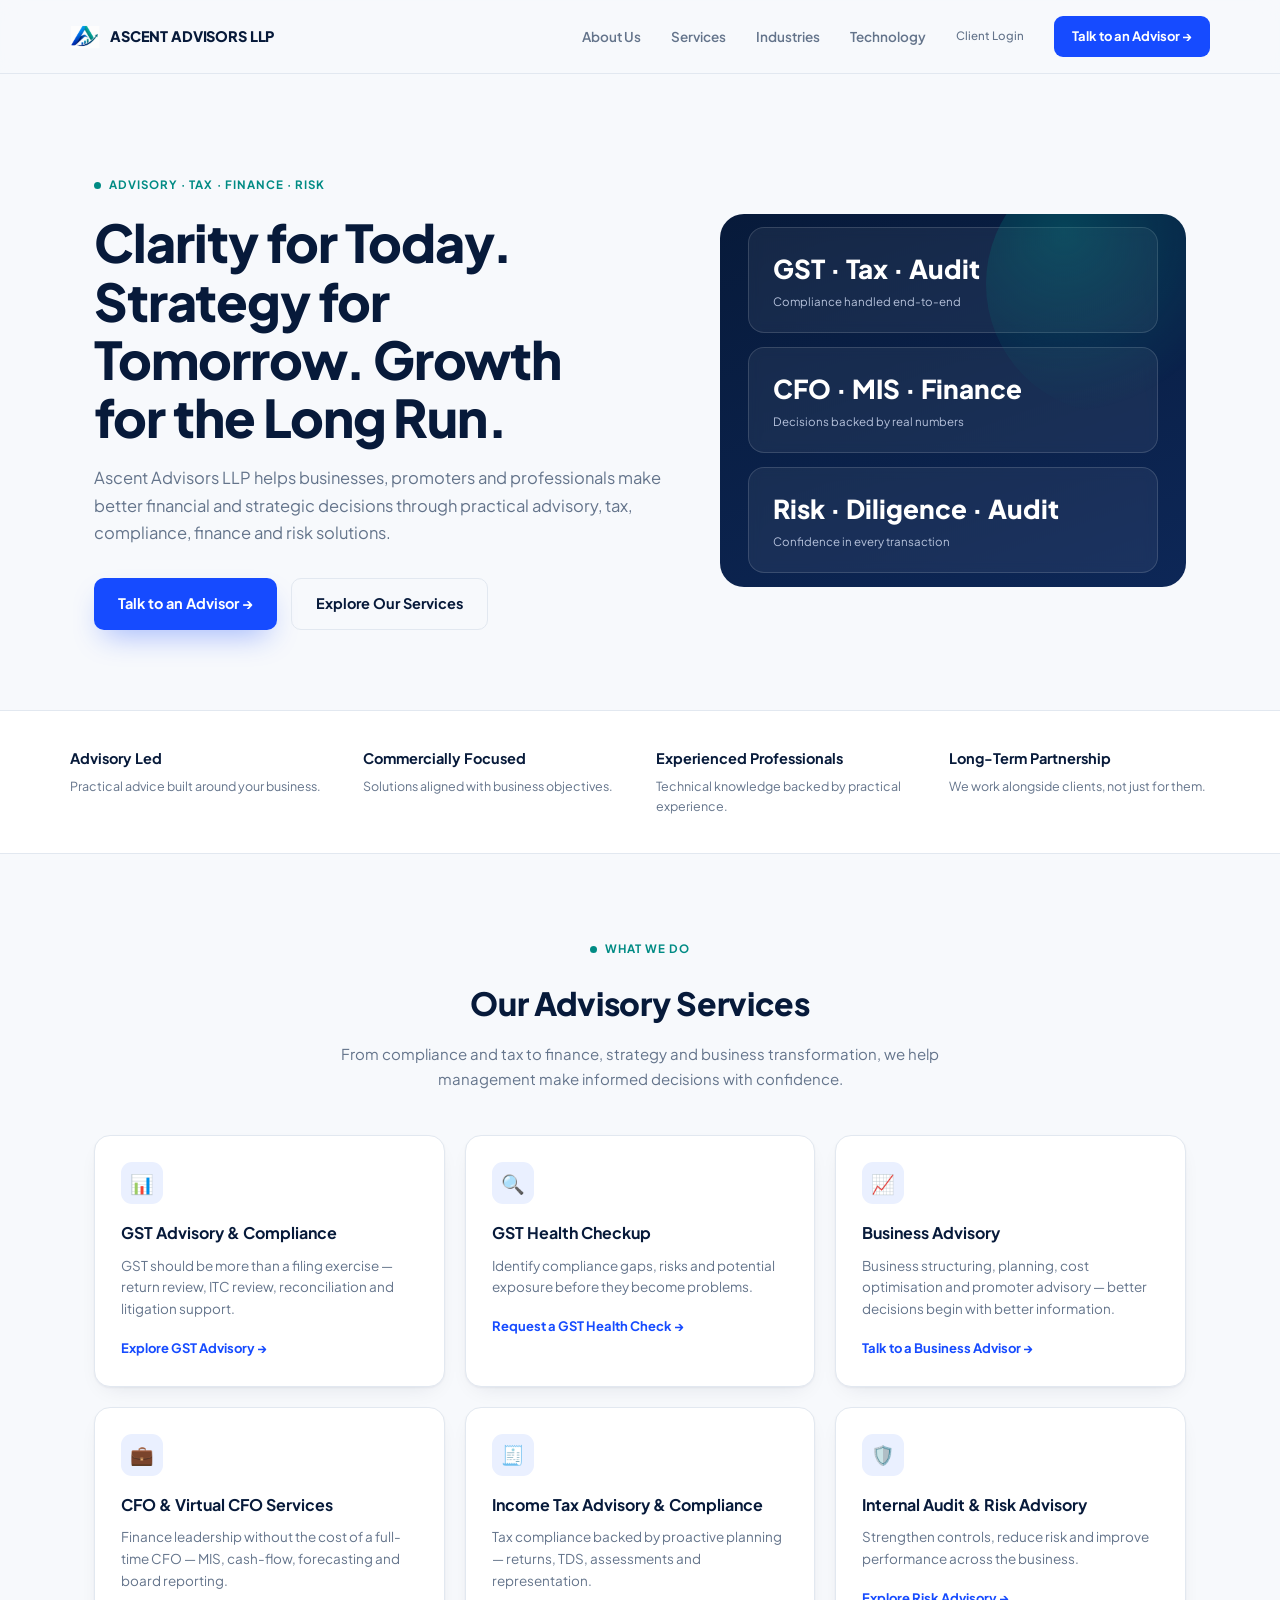
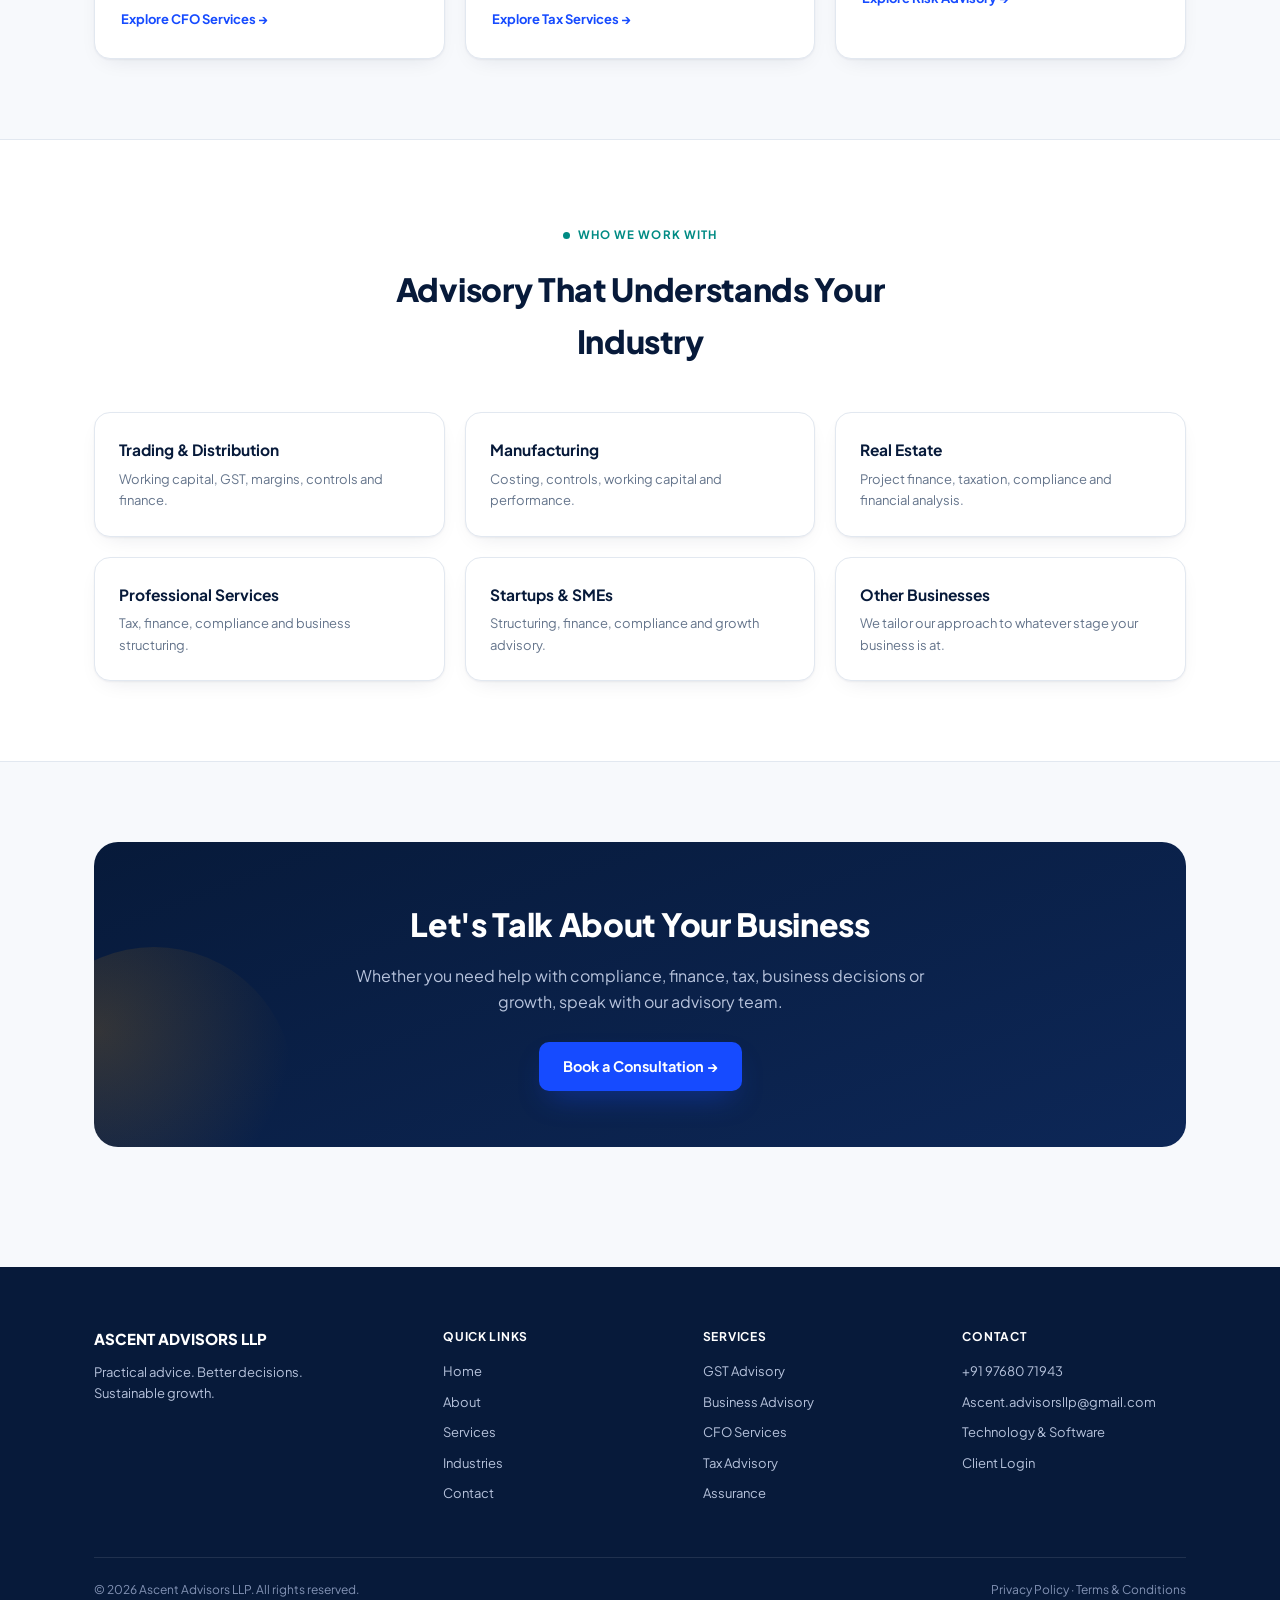
<file: index.html>
<!doctype html>
<html lang="en">
<head>
<meta charset="UTF-8" />
<meta name="viewport" content="width=device-width, initial-scale=1.0" />
<title>Ascent Advisors LLP — Advisory, Tax &amp; Business Consulting</title>
<meta name="description" content="Ascent Advisors LLP is an advisory-led professional services firm helping businesses make better decisions, manage risk, improve financial performance and achieve sustainable growth." />
<link rel="stylesheet" href="assets/styles.css" />
</head>
<body>

<header>
  <div class="wrap header-inner">
    <a class="brand" href="index.html">
      <img src="assets/logo-icon.png" alt="Ascent Advisors LLP" />
      <span class="brand-text">ASCENT ADVISORS LLP</span>
    </a>
    <nav class="main-nav">
      <a href="about.html">About Us</a>
      <a href="services.html">Services</a>
      <a href="industries.html">Industries</a>
      <a href="technology.html">Technology</a>
      <a href="client-login.html" class="client-link">Client Login</a>
      <a href="contact.html" class="nav-cta">Talk to an Advisor →</a>
    </nav>
  </div>
</header>

<section class="hero">
  <div class="wrap hero-grid">
    <div>
      <div class="eyebrow">Advisory · Tax · Finance · Risk</div>
      <h1>Clarity for Today. Strategy for Tomorrow. Growth for the Long Run.</h1>
      <p class="lead">Ascent Advisors LLP helps businesses, promoters and professionals make better financial and strategic decisions through practical advisory, tax, compliance, finance and risk solutions.</p>
      <div class="hero-actions">
        <a class="btn btn-primary" href="contact.html">Talk to an Advisor →</a>
        <a class="btn btn-outline" href="services.html">Explore Our Services</a>
      </div>
    </div>
    <div class="hero-visual">
      <div style="width:100%; padding:0 28px;">
        <div class="stat-card">
          <div class="stat-num">GST · Tax · Audit</div>
          <div class="stat-label">Compliance handled end-to-end</div>
        </div>
        <div class="stat-card">
          <div class="stat-num">CFO · MIS · Finance</div>
          <div class="stat-label">Decisions backed by real numbers</div>
        </div>
        <div class="stat-card">
          <div class="stat-num">Risk · Diligence · Audit</div>
          <div class="stat-label">Confidence in every transaction</div>
        </div>
      </div>
    </div>
  </div>
</section>

<div class="trust-strip">
  <div class="wrap trust-grid">
    <div class="trust-item">
      <h4>Advisory Led</h4>
      <p>Practical advice built around your business.</p>
    </div>
    <div class="trust-item">
      <h4>Commercially Focused</h4>
      <p>Solutions aligned with business objectives.</p>
    </div>
    <div class="trust-item">
      <h4>Experienced Professionals</h4>
      <p>Technical knowledge backed by practical experience.</p>
    </div>
    <div class="trust-item">
      <h4>Long-Term Partnership</h4>
      <p>We work alongside clients, not just for them.</p>
    </div>
  </div>
</div>

<section id="services">
  <div class="wrap">
    <div class="section-head">
      <div class="eyebrow" style="justify-content:center;">What we do</div>
      <h2>Our Advisory Services</h2>
      <p>From compliance and tax to finance, strategy and business transformation, we help management make informed decisions with confidence.</p>
    </div>
    <div class="card-grid">
      <div class="service-card">
        <div class="service-icon">📊</div>
        <h3>GST Advisory &amp; Compliance</h3>
        <p>GST should be more than a filing exercise — return review, ITC review, reconciliation and litigation support.</p>
        <a class="card-link" href="services.html#gst">Explore GST Advisory →</a>
      </div>
      <div class="service-card">
        <div class="service-icon">🔍</div>
        <h3>GST Health Checkup</h3>
        <p>Identify compliance gaps, risks and potential exposure before they become problems.</p>
        <a class="card-link" href="services.html#gst-health">Request a GST Health Check →</a>
      </div>
      <div class="service-card">
        <div class="service-icon">📈</div>
        <h3>Business Advisory</h3>
        <p>Business structuring, planning, cost optimisation and promoter advisory — better decisions begin with better information.</p>
        <a class="card-link" href="services.html#business">Talk to a Business Advisor →</a>
      </div>
      <div class="service-card">
        <div class="service-icon">💼</div>
        <h3>CFO &amp; Virtual CFO Services</h3>
        <p>Finance leadership without the cost of a full-time CFO — MIS, cash-flow, forecasting and board reporting.</p>
        <a class="card-link" href="services.html#cfo">Explore CFO Services →</a>
      </div>
      <div class="service-card">
        <div class="service-icon">🧾</div>
        <h3>Income Tax Advisory &amp; Compliance</h3>
        <p>Tax compliance backed by proactive planning — returns, TDS, assessments and representation.</p>
        <a class="card-link" href="services.html#income-tax">Explore Tax Services →</a>
      </div>
      <div class="service-card">
        <div class="service-icon">🛡️</div>
        <h3>Internal Audit &amp; Risk Advisory</h3>
        <p>Strengthen controls, reduce risk and improve performance across the business.</p>
        <a class="card-link" href="services.html#risk">Explore Risk Advisory →</a>
      </div>
    </div>
  </div>
</section>

<section style="background:var(--white); border-top:1px solid var(--border); border-bottom:1px solid var(--border);">
  <div class="wrap">
    <div class="section-head">
      <div class="eyebrow" style="justify-content:center;">Who we work with</div>
      <h2>Advisory That Understands Your Industry</h2>
    </div>
    <div class="card-grid">
      <div class="industry-card">
        <h3>Trading &amp; Distribution</h3>
        <p>Working capital, GST, margins, controls and finance.</p>
      </div>
      <div class="industry-card">
        <h3>Manufacturing</h3>
        <p>Costing, controls, working capital and performance.</p>
      </div>
      <div class="industry-card">
        <h3>Real Estate</h3>
        <p>Project finance, taxation, compliance and financial analysis.</p>
      </div>
      <div class="industry-card">
        <h3>Professional Services</h3>
        <p>Tax, finance, compliance and business structuring.</p>
      </div>
      <div class="industry-card">
        <h3>Startups &amp; SMEs</h3>
        <p>Structuring, finance, compliance and growth advisory.</p>
      </div>
      <div class="industry-card">
        <h3>Other Businesses</h3>
        <p>We tailor our approach to whatever stage your business is at.</p>
      </div>
    </div>
  </div>
</section>

<section>
  <div class="wrap">
    <div class="cta-band">
      <h2>Let's Talk About Your Business</h2>
      <p>Whether you need help with compliance, finance, tax, business decisions or growth, speak with our advisory team.</p>
      <a class="btn btn-primary" href="contact.html">Book a Consultation →</a>
    </div>
  </div>
</section>

<footer>
  <div class="wrap">
    <div class="footer-grid">
      <div>
        <div class="footer-brand">ASCENT ADVISORS LLP</div>
        <p class="footer-tagline">Practical advice. Better decisions.<br />Sustainable growth.</p>
      </div>
      <div class="footer-col">
        <h5>Quick Links</h5>
        <a href="index.html">Home</a>
        <a href="about.html">About</a>
        <a href="services.html">Services</a>
        <a href="industries.html">Industries</a>
        <a href="contact.html">Contact</a>
      </div>
      <div class="footer-col">
        <h5>Services</h5>
        <a href="services.html#gst">GST Advisory</a>
        <a href="services.html#business">Business Advisory</a>
        <a href="services.html#cfo">CFO Services</a>
        <a href="services.html#income-tax">Tax Advisory</a>
        <a href="services.html#assurance">Assurance</a>
      </div>
      <div class="footer-col">
        <h5>Contact</h5>
        <a href="tel:+919768071943">+91 97680 71943</a>
        <a href="mailto:Ascent.advisorsllp@gmail.com">Ascent.advisorsllp@gmail.com</a>
        <a href="technology.html">Technology &amp; Software</a>
        <a href="client-login.html">Client Login</a>
      </div>
    </div>
    <div class="footer-bottom">
      <span>© 2026 Ascent Advisors LLP. All rights reserved.</span>
      <span>Privacy Policy · Terms &amp; Conditions</span>
    </div>
  </div>
</footer>

</body>
</html>
</file>
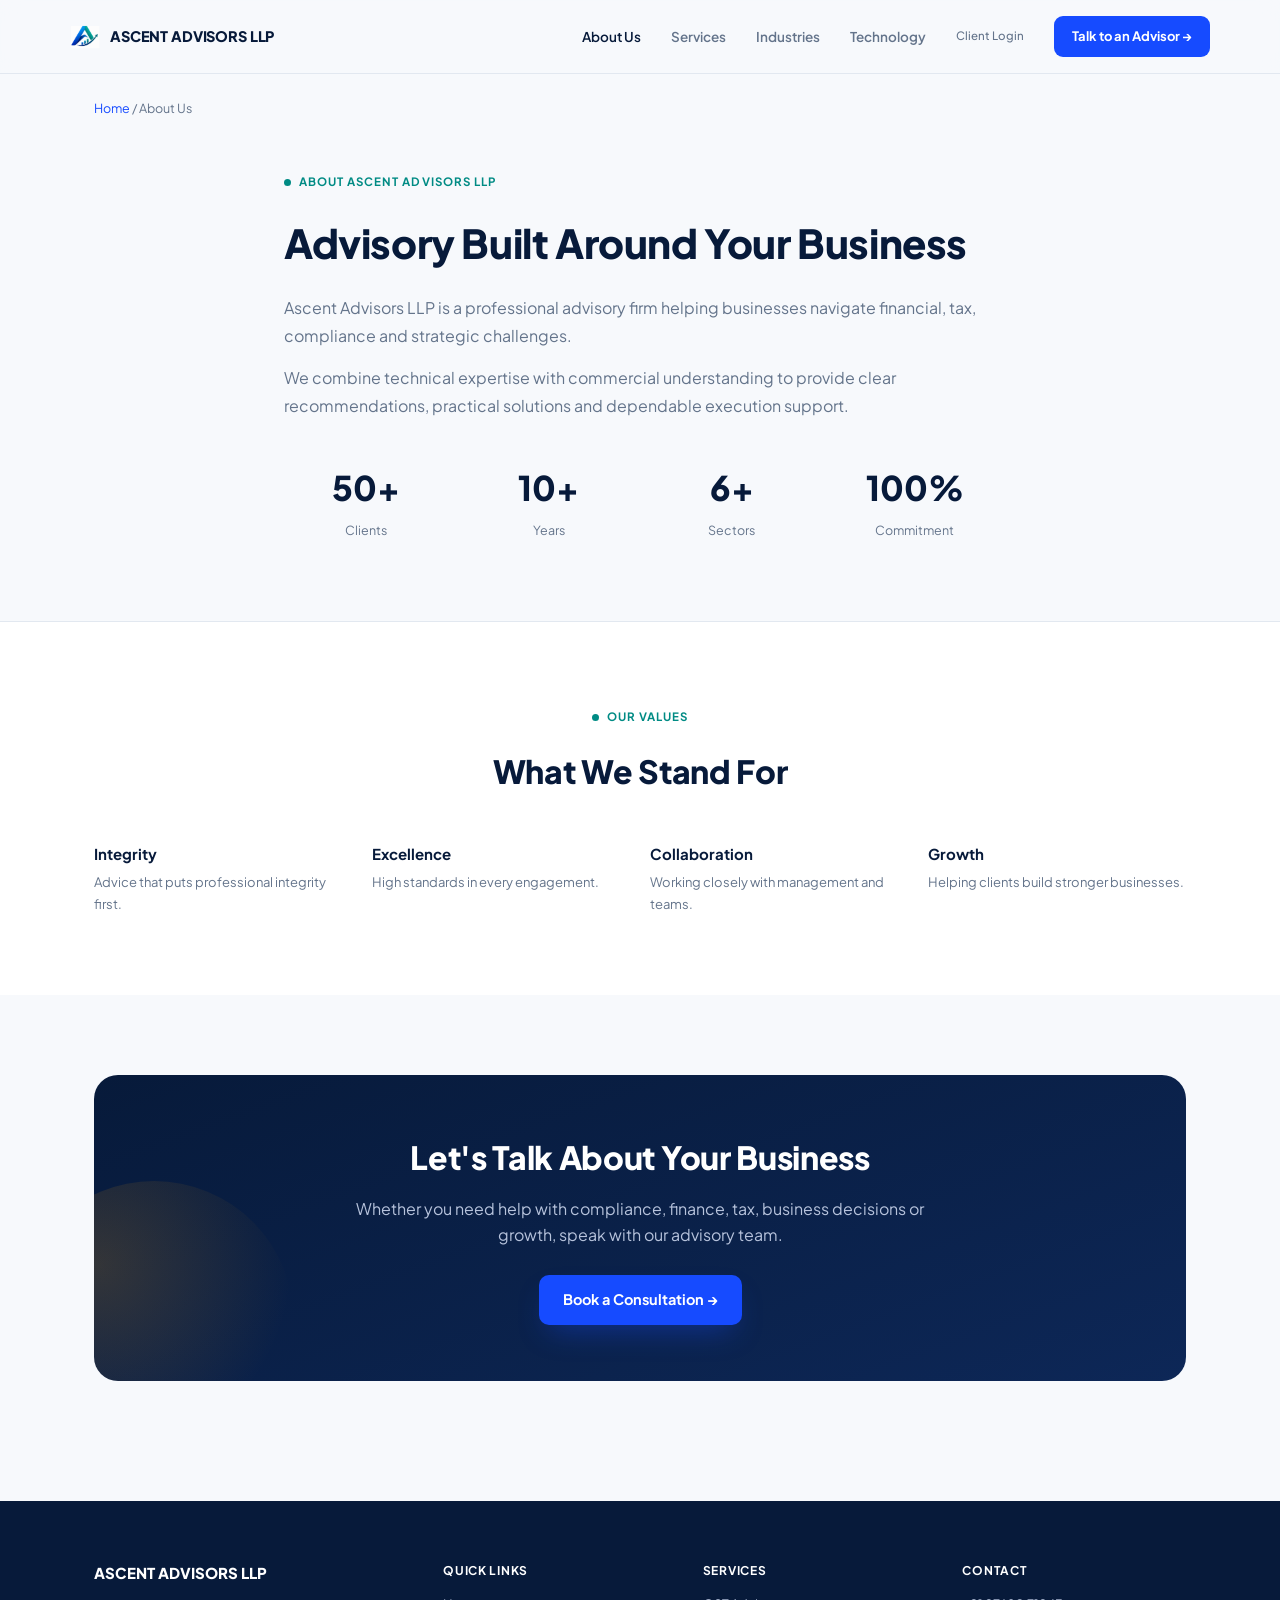
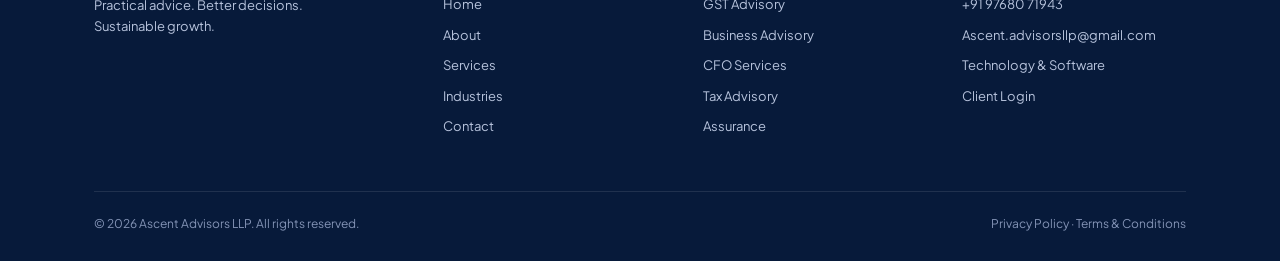
<file: about.html>
<!doctype html>
<html lang="en">
<head>
<meta charset="UTF-8" />
<meta name="viewport" content="width=device-width, initial-scale=1.0" />
<title>About Us — Ascent Advisors LLP</title>
<link rel="stylesheet" href="assets/styles.css" />
</head>
<body>

<header>
  <div class="wrap header-inner">
    <a class="brand" href="index.html">
      <img src="assets/logo-icon.png" alt="Ascent Advisors LLP" />
      <span class="brand-text">ASCENT ADVISORS LLP</span>
    </a>
    <nav class="main-nav">
      <a href="about.html" class="current">About Us</a>
      <a href="services.html">Services</a>
      <a href="industries.html">Industries</a>
      <a href="technology.html">Technology</a>
      <a href="client-login.html" class="client-link">Client Login</a>
      <a href="contact.html" class="nav-cta">Talk to an Advisor →</a>
    </nav>
  </div>
</header>

<div class="wrap breadcrumb"><a href="index.html">Home</a> / About Us</div>

<section style="padding-top:48px;">
  <div class="wrap" style="max-width:760px;">
    <div class="eyebrow">About Ascent Advisors LLP</div>
    <h2 style="font-size:clamp(28px,4vw,40px);">Advisory Built Around Your Business</h2>
    <p style="margin-top:18px; font-size:16px; color:var(--ink-soft); line-height:1.75;">
      Ascent Advisors LLP is a professional advisory firm helping businesses navigate financial, tax, compliance and strategic challenges.
    </p>
    <p style="margin-top:14px; font-size:16px; color:var(--ink-soft); line-height:1.75;">
      We combine technical expertise with commercial understanding to provide clear recommendations, practical solutions and dependable execution support.
    </p>

    <div class="stats-row">
      <div class="stat-block"><div class="num">50+</div><div class="label">Clients</div></div>
      <div class="stat-block"><div class="num">10+</div><div class="label">Years</div></div>
      <div class="stat-block"><div class="num">6+</div><div class="label">Sectors</div></div>
      <div class="stat-block"><div class="num">100%</div><div class="label">Commitment</div></div>
    </div>
  </div>
</section>

<section style="background:var(--white); border-top:1px solid var(--border);">
  <div class="wrap">
    <div class="section-head">
      <div class="eyebrow" style="justify-content:center;">Our Values</div>
      <h2>What We Stand For</h2>
    </div>
    <div class="values-grid">
      <div class="value-item">
        <h4>Integrity</h4>
        <p>Advice that puts professional integrity first.</p>
      </div>
      <div class="value-item">
        <h4>Excellence</h4>
        <p>High standards in every engagement.</p>
      </div>
      <div class="value-item">
        <h4>Collaboration</h4>
        <p>Working closely with management and teams.</p>
      </div>
      <div class="value-item">
        <h4>Growth</h4>
        <p>Helping clients build stronger businesses.</p>
      </div>
    </div>
  </div>
</section>

<section>
  <div class="wrap">
    <div class="cta-band">
      <h2>Let's Talk About Your Business</h2>
      <p>Whether you need help with compliance, finance, tax, business decisions or growth, speak with our advisory team.</p>
      <a class="btn btn-primary" href="contact.html">Book a Consultation →</a>
    </div>
  </div>
</section>

<footer>
  <div class="wrap">
    <div class="footer-grid">
      <div>
        <div class="footer-brand">ASCENT ADVISORS LLP</div>
        <p class="footer-tagline">Practical advice. Better decisions.<br />Sustainable growth.</p>
      </div>
      <div class="footer-col">
        <h5>Quick Links</h5>
        <a href="index.html">Home</a>
        <a href="about.html">About</a>
        <a href="services.html">Services</a>
        <a href="industries.html">Industries</a>
        <a href="contact.html">Contact</a>
      </div>
      <div class="footer-col">
        <h5>Services</h5>
        <a href="services.html#gst">GST Advisory</a>
        <a href="services.html#business">Business Advisory</a>
        <a href="services.html#cfo">CFO Services</a>
        <a href="services.html#income-tax">Tax Advisory</a>
        <a href="services.html#assurance">Assurance</a>
      </div>
      <div class="footer-col">
        <h5>Contact</h5>
        <a href="tel:+919768071943">+91 97680 71943</a>
        <a href="mailto:Ascent.advisorsllp@gmail.com">Ascent.advisorsllp@gmail.com</a>
        <a href="technology.html">Technology &amp; Software</a>
        <a href="client-login.html">Client Login</a>
      </div>
    </div>
    <div class="footer-bottom">
      <span>© 2026 Ascent Advisors LLP. All rights reserved.</span>
      <span>Privacy Policy · Terms &amp; Conditions</span>
    </div>
  </div>
</footer>

</body>
</html>
</file>
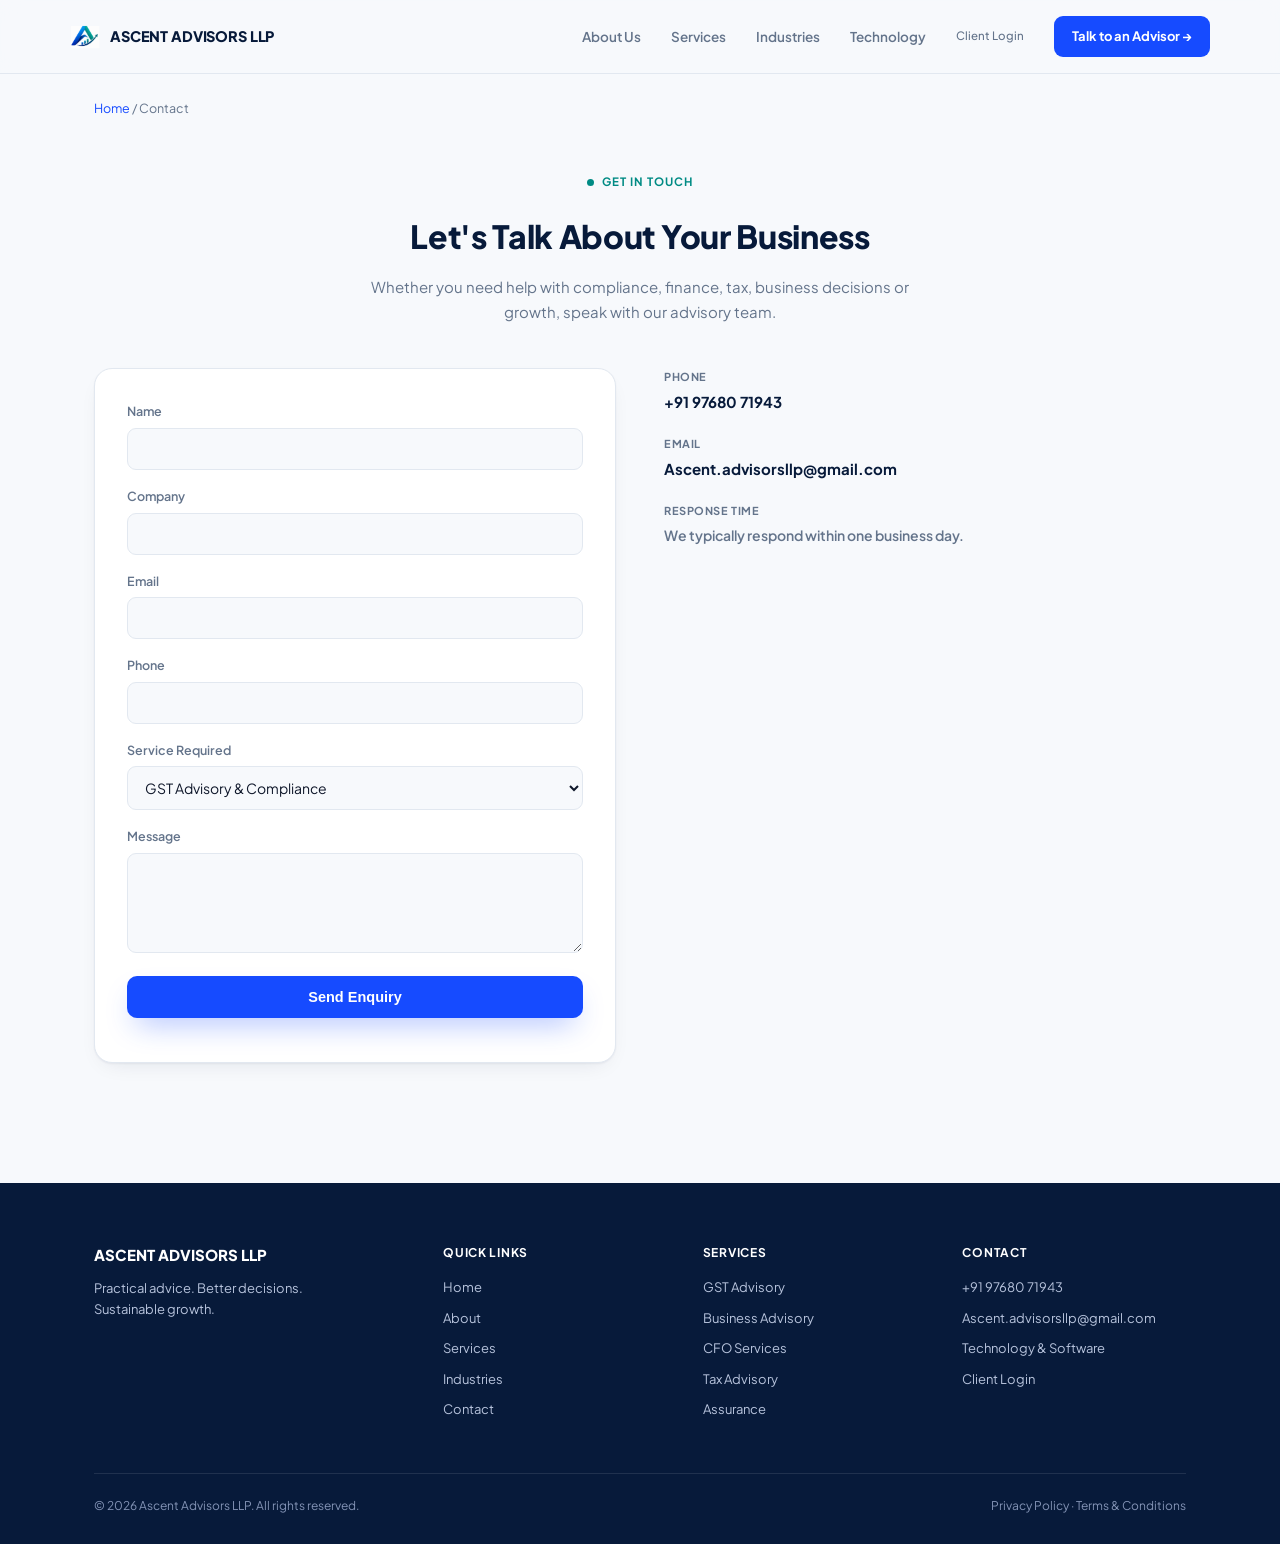
<file: contact.html>
<!doctype html>
<html lang="en">
<head>
<meta charset="UTF-8" />
<meta name="viewport" content="width=device-width, initial-scale=1.0" />
<title>Contact — Ascent Advisors LLP</title>
<link rel="stylesheet" href="assets/styles.css" />
</head>
<body>

<header>
  <div class="wrap header-inner">
    <a class="brand" href="index.html">
      <img src="assets/logo-icon.png" alt="Ascent Advisors LLP" />
      <span class="brand-text">ASCENT ADVISORS LLP</span>
    </a>
    <nav class="main-nav">
      <a href="about.html">About Us</a>
      <a href="services.html">Services</a>
      <a href="industries.html">Industries</a>
      <a href="technology.html">Technology</a>
      <a href="client-login.html" class="client-link">Client Login</a>
      <a href="contact.html" class="nav-cta current">Talk to an Advisor →</a>
    </nav>
  </div>
</header>

<div class="wrap breadcrumb"><a href="index.html">Home</a> / Contact</div>

<section style="padding-top:48px;">
  <div class="wrap section-head" style="max-width:600px;">
    <div class="eyebrow" style="justify-content:center;">Get in touch</div>
    <h2>Let's Talk About Your Business</h2>
    <p>Whether you need help with compliance, finance, tax, business decisions or growth, speak with our advisory team.</p>
  </div>

  <div class="wrap contact-grid">
    <div class="contact-card">
      <form id="enquiryForm">
        <div class="field">
          <label for="fName">Name</label>
          <input type="text" id="fName" required />
        </div>
        <div class="field">
          <label for="fCompany">Company</label>
          <input type="text" id="fCompany" />
        </div>
        <div class="field">
          <label for="fEmail">Email</label>
          <input type="email" id="fEmail" required />
        </div>
        <div class="field">
          <label for="fPhone">Phone</label>
          <input type="tel" id="fPhone" />
        </div>
        <div class="field">
          <label for="fService">Service Required</label>
          <select id="fService">
            <option>GST Advisory &amp; Compliance</option>
            <option>GST Health Checkup</option>
            <option>Business Advisory</option>
            <option>CFO &amp; Virtual CFO Services</option>
            <option>Income Tax Advisory &amp; Compliance</option>
            <option>Finance &amp; MIS Advisory</option>
            <option>Transaction &amp; Deal Advisory</option>
            <option>Internal Audit &amp; Risk Advisory</option>
            <option>Statutory / Tax Audit</option>
            <option>Other</option>
          </select>
        </div>
        <div class="field">
          <label for="fMessage">Message</label>
          <textarea id="fMessage" required></textarea>
        </div>
        <button type="submit" class="btn btn-primary" style="width:100%; justify-content:center;" id="sendBtn">Send Enquiry</button>
        <div id="formStatus" style="margin-top:12px; font-size:12.5px;"></div>
      </form>
    </div>

    <div>
      <div class="contact-info-item">
        <div class="label">Phone</div>
        <div class="value"><a href="tel:+919768071943">+91 97680 71943</a></div>
      </div>
      <div class="contact-info-item">
        <div class="label">Email</div>
        <div class="value"><a href="mailto:Ascent.advisorsllp@gmail.com">Ascent.advisorsllp@gmail.com</a></div>
      </div>
      <div class="contact-info-item">
        <div class="label">Response Time</div>
        <div class="value" style="font-size:14px; font-weight:600; color:var(--ink-soft);">We typically respond within one business day.</div>
      </div>
    </div>
  </div>
</section>

<footer>
  <div class="wrap">
    <div class="footer-grid">
      <div>
        <div class="footer-brand">ASCENT ADVISORS LLP</div>
        <p class="footer-tagline">Practical advice. Better decisions.<br />Sustainable growth.</p>
      </div>
      <div class="footer-col">
        <h5>Quick Links</h5>
        <a href="index.html">Home</a>
        <a href="about.html">About</a>
        <a href="services.html">Services</a>
        <a href="industries.html">Industries</a>
        <a href="contact.html">Contact</a>
      </div>
      <div class="footer-col">
        <h5>Services</h5>
        <a href="services.html#gst">GST Advisory</a>
        <a href="services.html#business">Business Advisory</a>
        <a href="services.html#cfo">CFO Services</a>
        <a href="services.html#income-tax">Tax Advisory</a>
        <a href="services.html#assurance">Assurance</a>
      </div>
      <div class="footer-col">
        <h5>Contact</h5>
        <a href="tel:+919768071943">+91 97680 71943</a>
        <a href="mailto:Ascent.advisorsllp@gmail.com">Ascent.advisorsllp@gmail.com</a>
        <a href="technology.html">Technology &amp; Software</a>
        <a href="client-login.html">Client Login</a>
      </div>
    </div>
    <div class="footer-bottom">
      <span>© 2026 Ascent Advisors LLP. All rights reserved.</span>
      <span>Privacy Policy · Terms &amp; Conditions</span>
    </div>
  </div>
</footer>

<script>
  document.getElementById('enquiryForm').addEventListener('submit', function (e) {
    e.preventDefault();
    const name = document.getElementById('fName').value;
    const company = document.getElementById('fCompany').value;
    const email = document.getElementById('fEmail').value;
    const phone = document.getElementById('fPhone').value;
    const service = document.getElementById('fService').value;
    const message = document.getElementById('fMessage').value;

    const body = `Name: ${name}\nCompany: ${company}\nEmail: ${email}\nPhone: ${phone}\nService: ${service}\n\n${message}`;
    window.location.href = `mailto:Ascent.advisorsllp@gmail.com?subject=${encodeURIComponent('Enquiry: ' + service)}&body=${encodeURIComponent(body)}`;

    document.getElementById('formStatus').textContent = 'Opening your email app to send this enquiry…';
  });
</script>

</body>
</html>
</file>
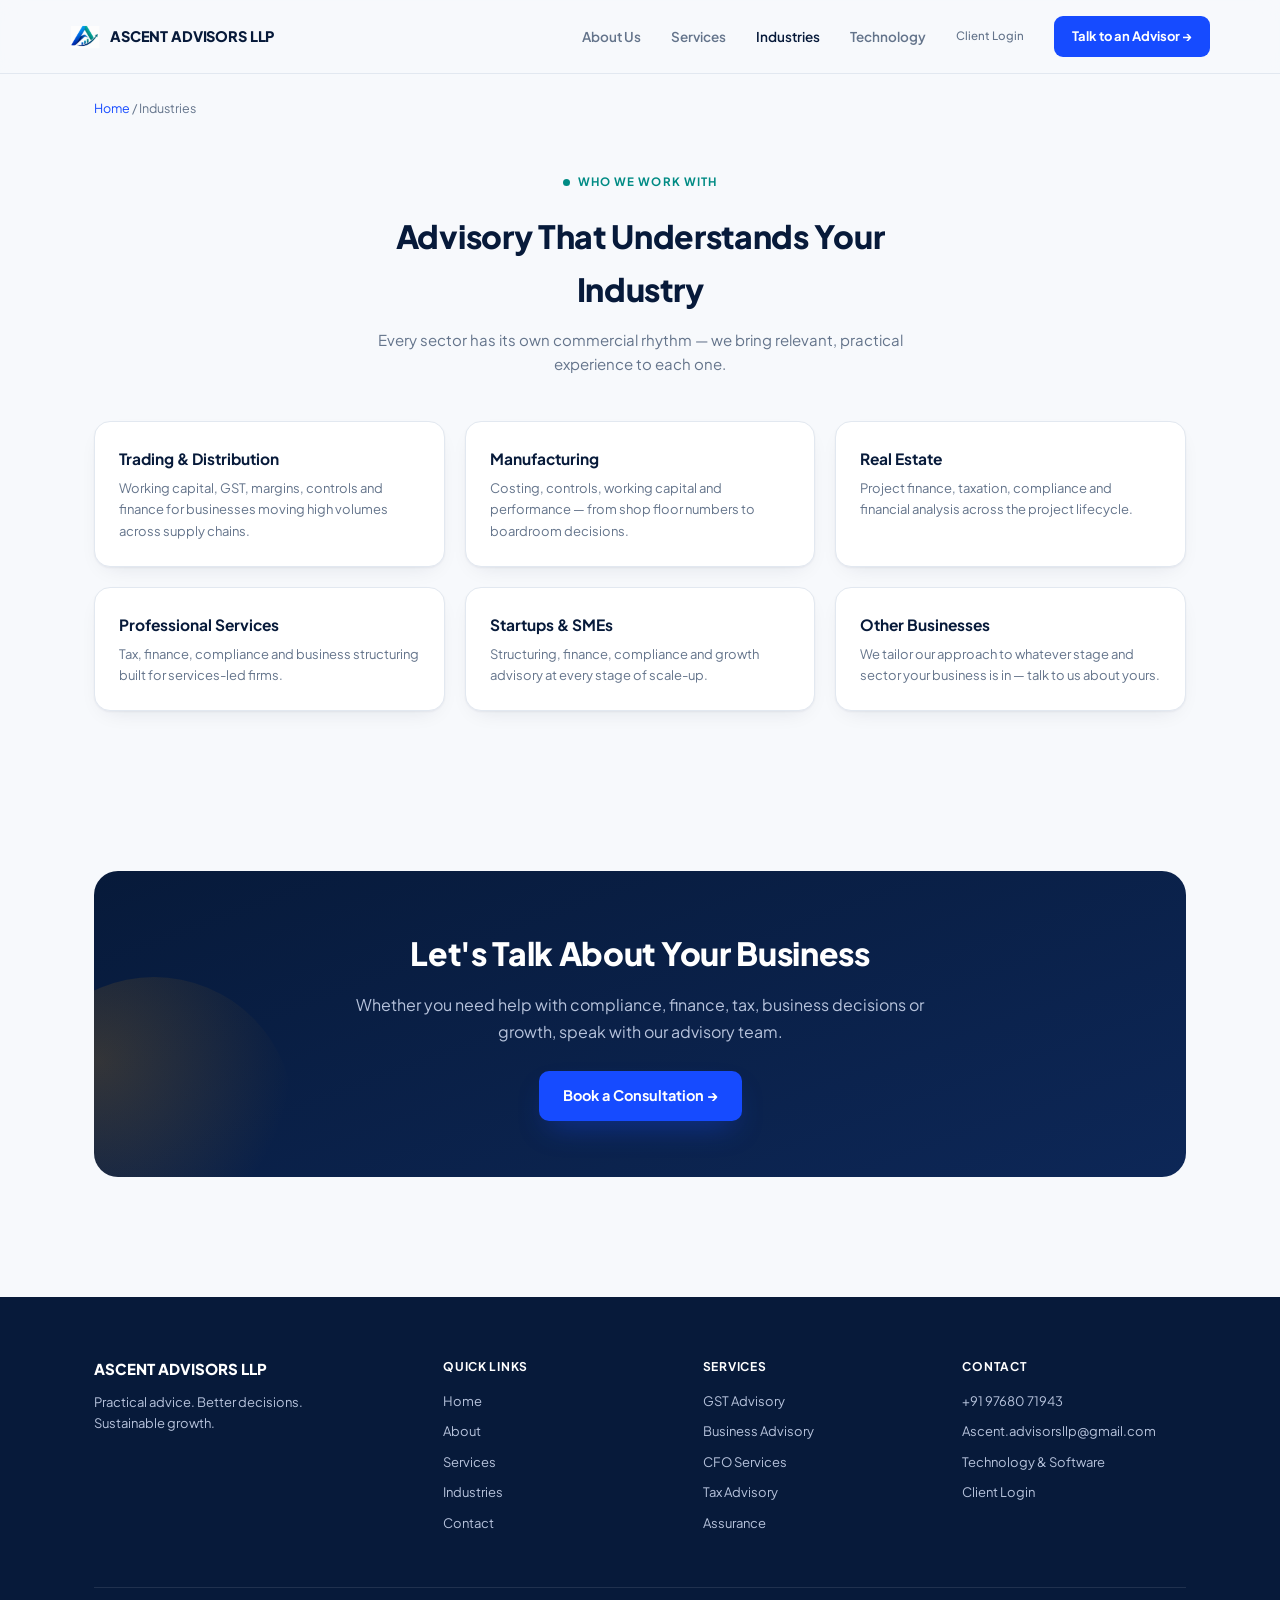
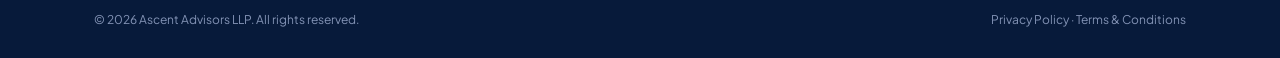
<file: industries.html>
<!doctype html>
<html lang="en">
<head>
<meta charset="UTF-8" />
<meta name="viewport" content="width=device-width, initial-scale=1.0" />
<title>Industries — Ascent Advisors LLP</title>
<link rel="stylesheet" href="assets/styles.css" />
</head>
<body>

<header>
  <div class="wrap header-inner">
    <a class="brand" href="index.html">
      <img src="assets/logo-icon.png" alt="Ascent Advisors LLP" />
      <span class="brand-text">ASCENT ADVISORS LLP</span>
    </a>
    <nav class="main-nav">
      <a href="about.html">About Us</a>
      <a href="services.html">Services</a>
      <a href="industries.html" class="current">Industries</a>
      <a href="technology.html">Technology</a>
      <a href="client-login.html" class="client-link">Client Login</a>
      <a href="contact.html" class="nav-cta">Talk to an Advisor →</a>
    </nav>
  </div>
</header>

<div class="wrap breadcrumb"><a href="index.html">Home</a> / Industries</div>

<section style="padding-top:48px;">
  <div class="wrap section-head">
    <div class="eyebrow" style="justify-content:center;">Who we work with</div>
    <h2>Advisory That Understands Your Industry</h2>
    <p>Every sector has its own commercial rhythm — we bring relevant, practical experience to each one.</p>
  </div>
  <div class="wrap card-grid">
    <div class="industry-card">
      <h3>Trading &amp; Distribution</h3>
      <p>Working capital, GST, margins, controls and finance for businesses moving high volumes across supply chains.</p>
    </div>
    <div class="industry-card">
      <h3>Manufacturing</h3>
      <p>Costing, controls, working capital and performance — from shop floor numbers to boardroom decisions.</p>
    </div>
    <div class="industry-card">
      <h3>Real Estate</h3>
      <p>Project finance, taxation, compliance and financial analysis across the project lifecycle.</p>
    </div>
    <div class="industry-card">
      <h3>Professional Services</h3>
      <p>Tax, finance, compliance and business structuring built for services-led firms.</p>
    </div>
    <div class="industry-card">
      <h3>Startups &amp; SMEs</h3>
      <p>Structuring, finance, compliance and growth advisory at every stage of scale-up.</p>
    </div>
    <div class="industry-card">
      <h3>Other Businesses</h3>
      <p>We tailor our approach to whatever stage and sector your business is in — talk to us about yours.</p>
    </div>
  </div>
</section>

<section>
  <div class="wrap">
    <div class="cta-band">
      <h2>Let's Talk About Your Business</h2>
      <p>Whether you need help with compliance, finance, tax, business decisions or growth, speak with our advisory team.</p>
      <a class="btn btn-primary" href="contact.html">Book a Consultation →</a>
    </div>
  </div>
</section>

<footer>
  <div class="wrap">
    <div class="footer-grid">
      <div>
        <div class="footer-brand">ASCENT ADVISORS LLP</div>
        <p class="footer-tagline">Practical advice. Better decisions.<br />Sustainable growth.</p>
      </div>
      <div class="footer-col">
        <h5>Quick Links</h5>
        <a href="index.html">Home</a>
        <a href="about.html">About</a>
        <a href="services.html">Services</a>
        <a href="industries.html">Industries</a>
        <a href="contact.html">Contact</a>
      </div>
      <div class="footer-col">
        <h5>Services</h5>
        <a href="services.html#gst">GST Advisory</a>
        <a href="services.html#business">Business Advisory</a>
        <a href="services.html#cfo">CFO Services</a>
        <a href="services.html#income-tax">Tax Advisory</a>
        <a href="services.html#assurance">Assurance</a>
      </div>
      <div class="footer-col">
        <h5>Contact</h5>
        <a href="tel:+919768071943">+91 97680 71943</a>
        <a href="mailto:Ascent.advisorsllp@gmail.com">Ascent.advisorsllp@gmail.com</a>
        <a href="technology.html">Technology &amp; Software</a>
        <a href="client-login.html">Client Login</a>
      </div>
    </div>
    <div class="footer-bottom">
      <span>© 2026 Ascent Advisors LLP. All rights reserved.</span>
      <span>Privacy Policy · Terms &amp; Conditions</span>
    </div>
  </div>
</footer>

</body>
</html>
</file>
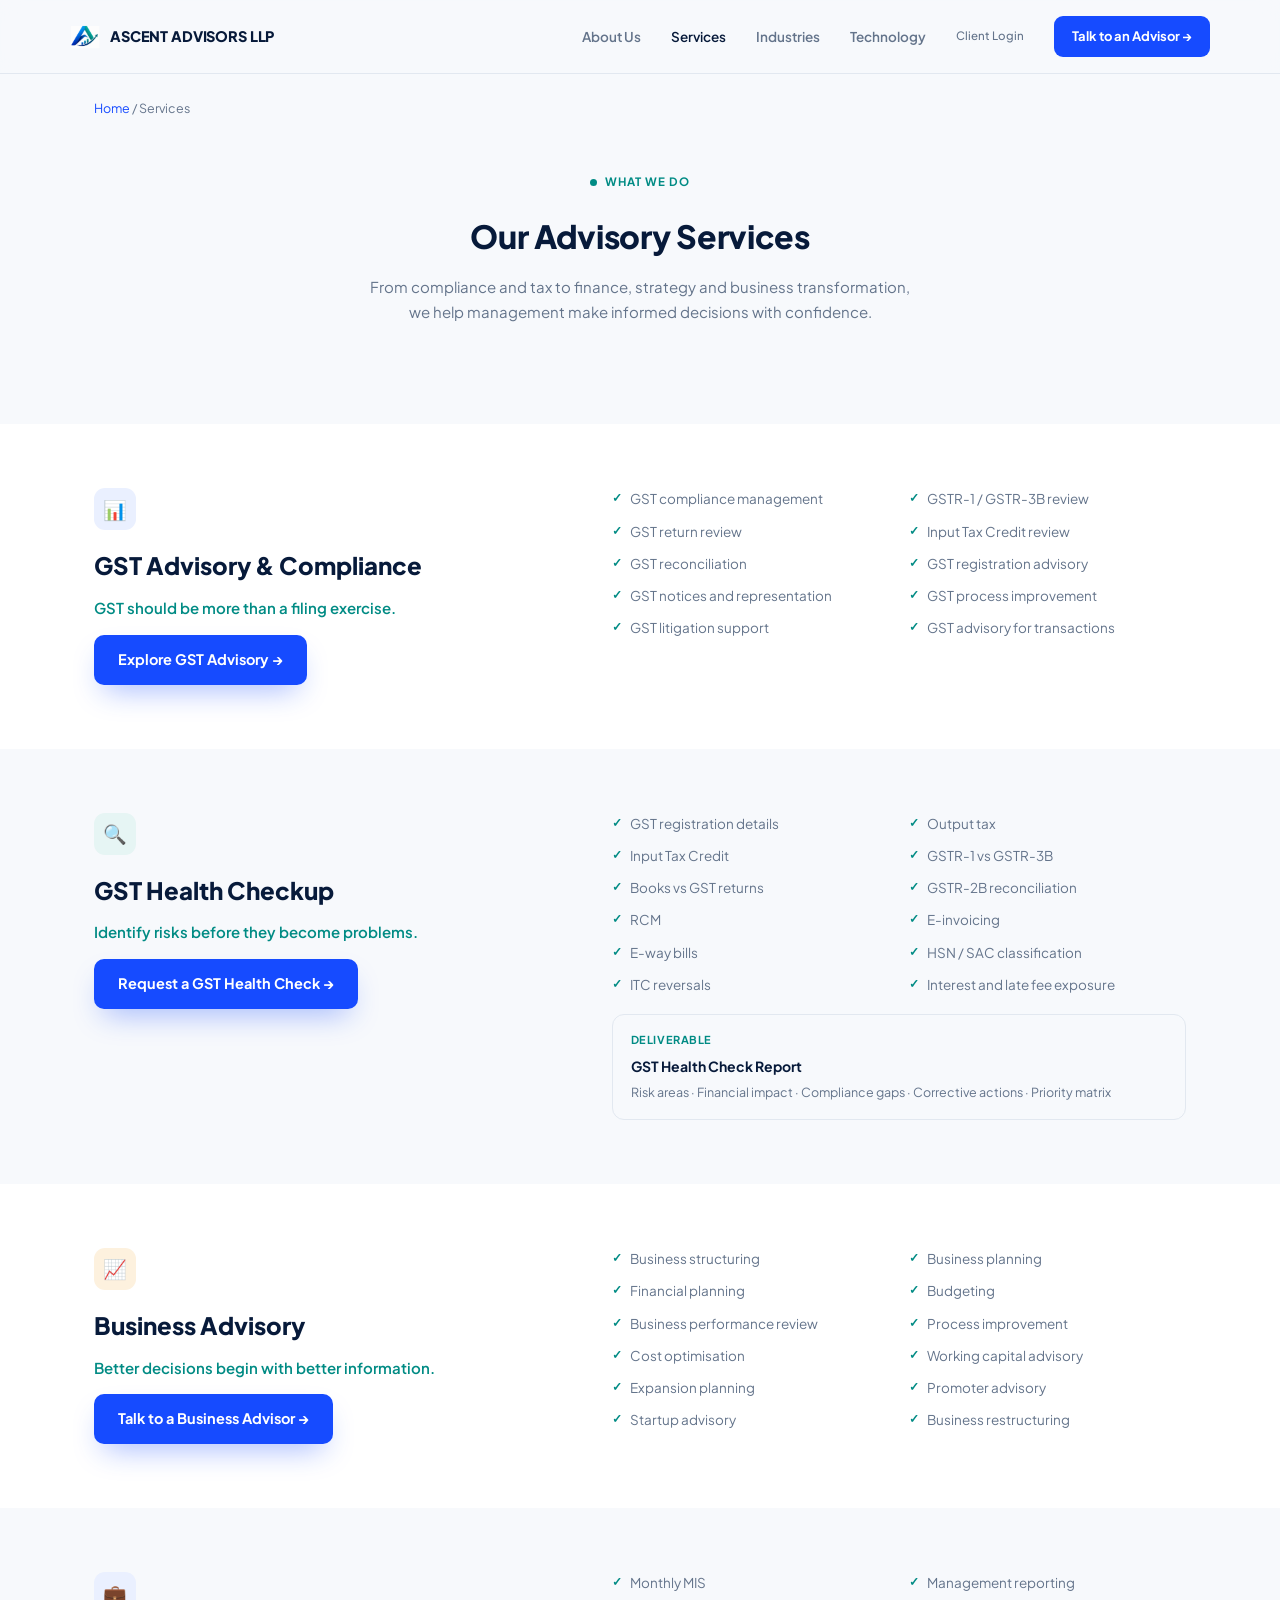
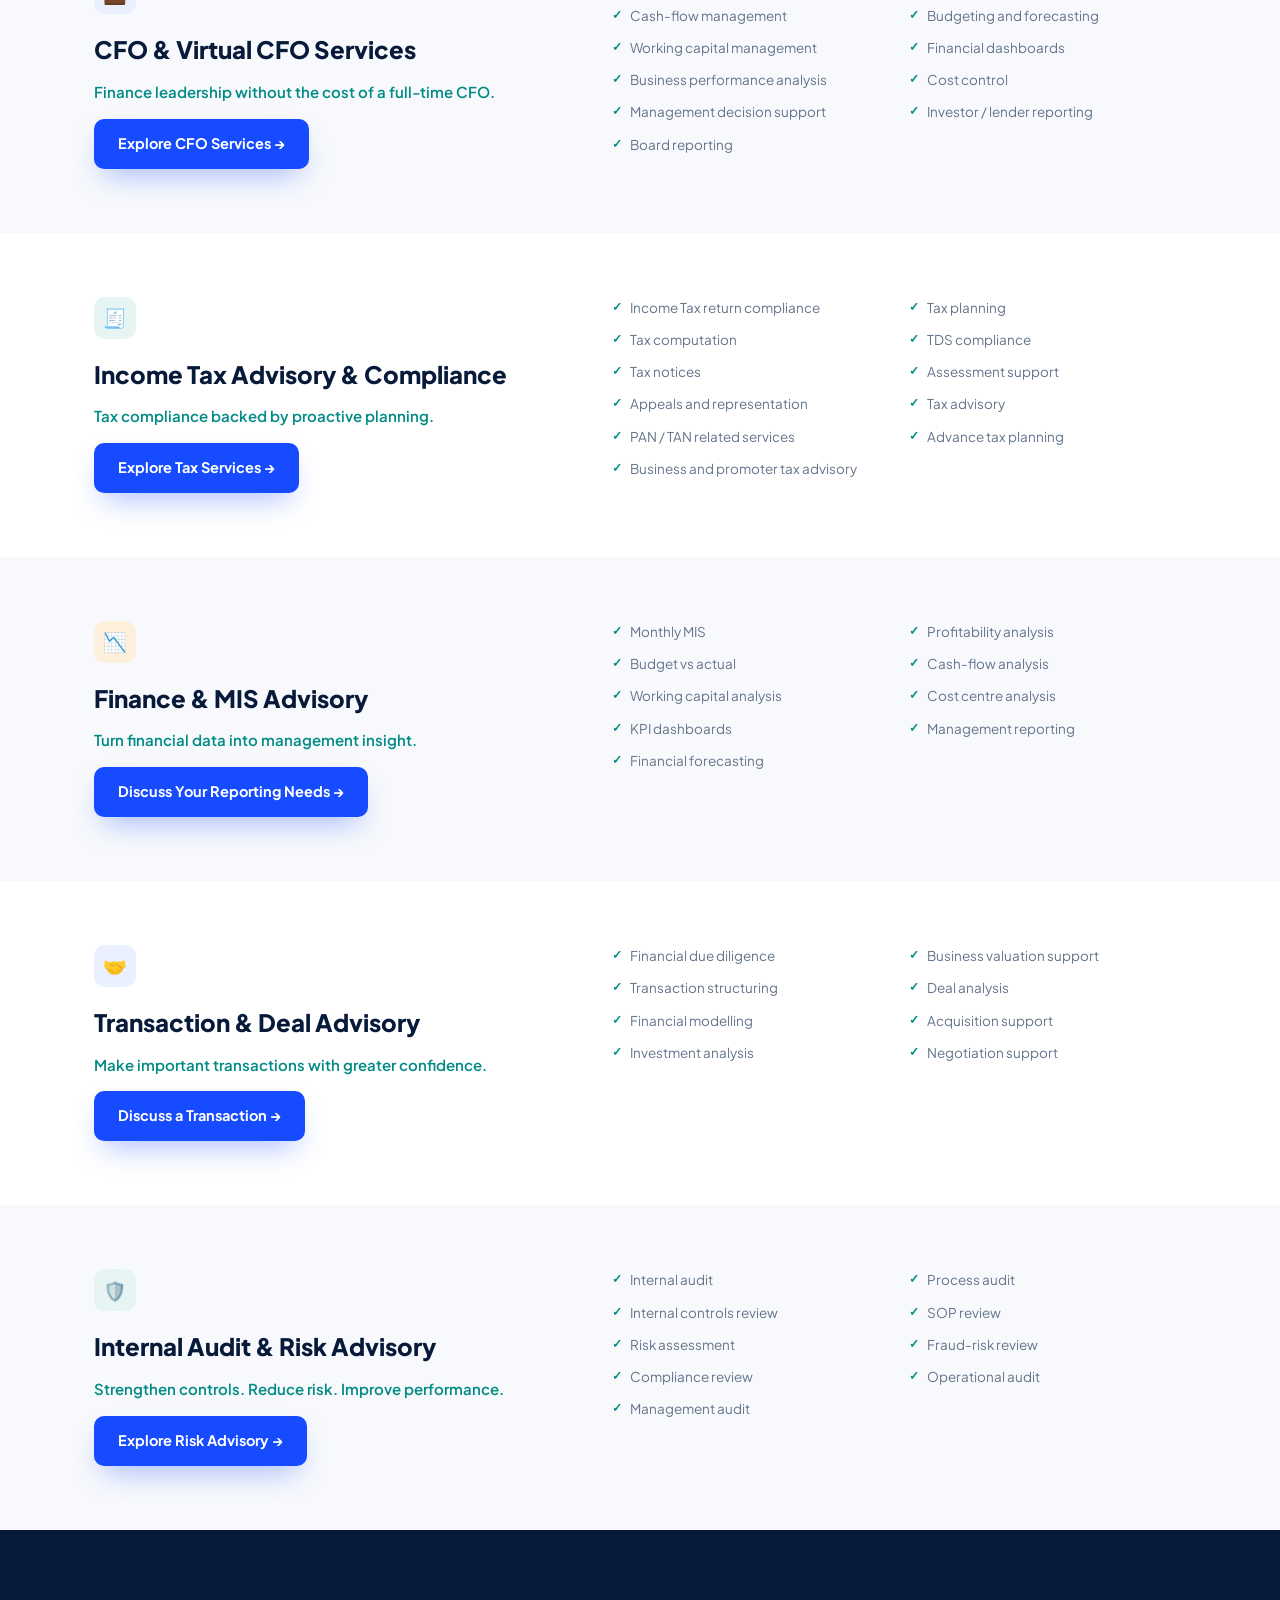
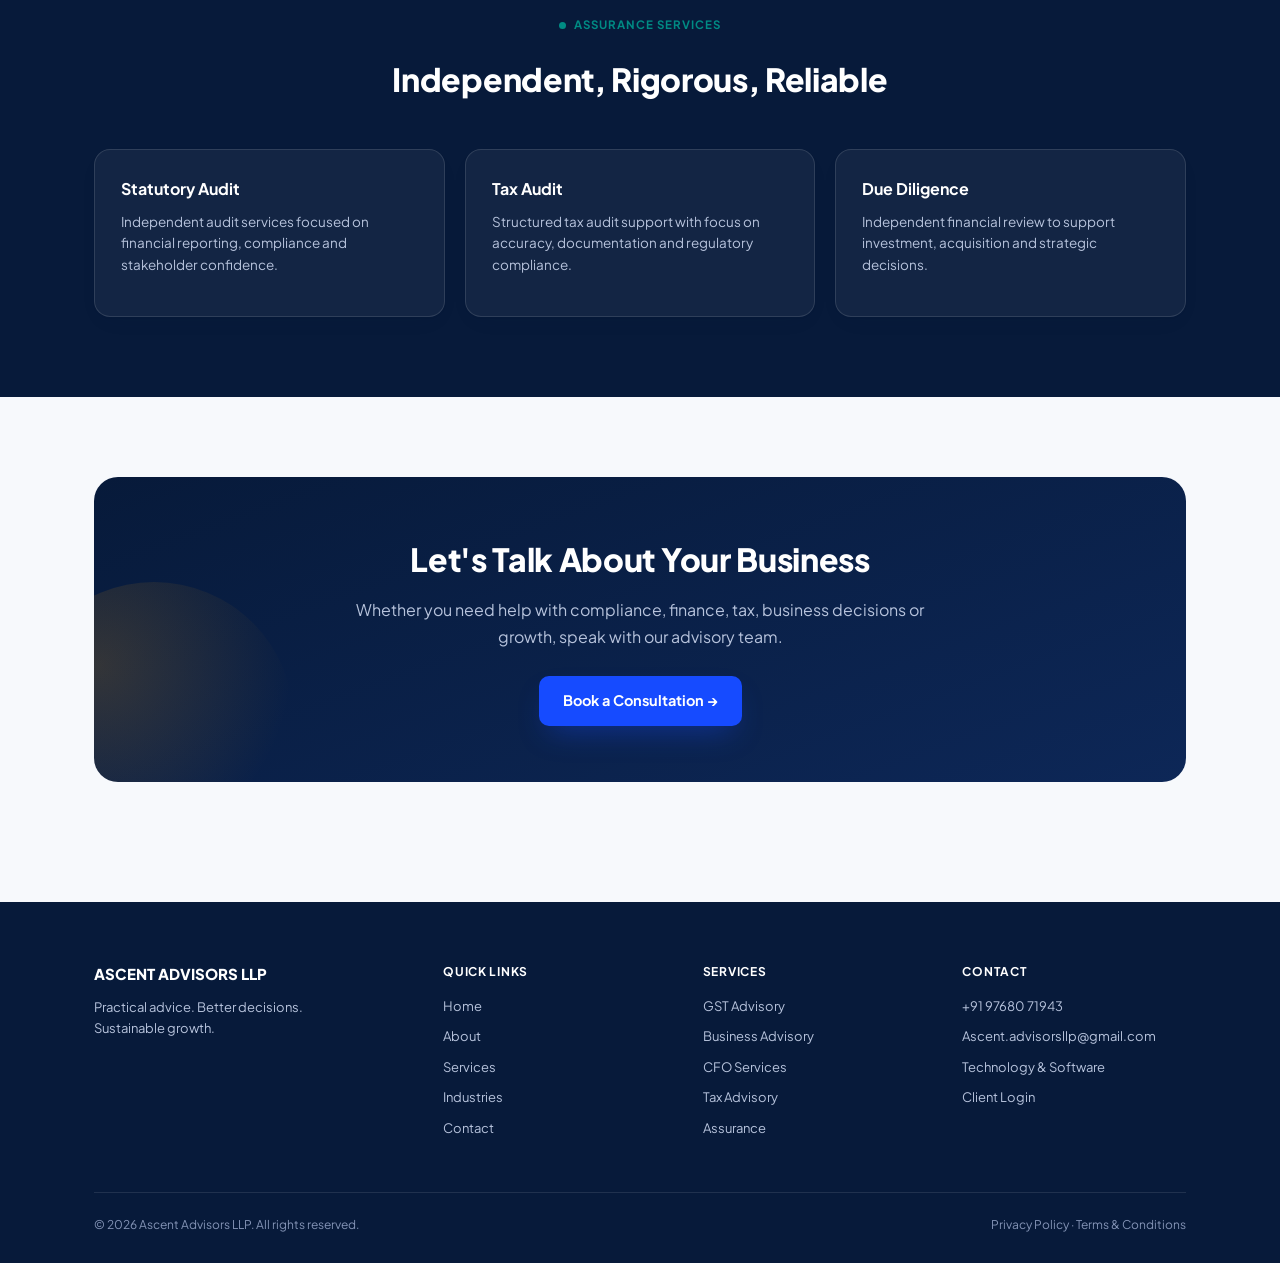
<file: services.html>
<!doctype html>
<html lang="en">
<head>
<meta charset="UTF-8" />
<meta name="viewport" content="width=device-width, initial-scale=1.0" />
<title>Services — Ascent Advisors LLP</title>
<link rel="stylesheet" href="assets/styles.css" />
<style>
  .service-section{ padding:64px 0; scroll-margin-top:80px; }
  .service-section:nth-child(even){ background:var(--white); }
  .service-section-inner{ display:grid; grid-template-columns:.9fr 1.1fr; gap:48px; align-items:start; }
  @media(max-width:820px){ .service-section-inner{ grid-template-columns:1fr; } }
  .service-section h3{ font-size:24px; font-weight:800; color:var(--navy); margin-bottom:10px; }
  .service-section .tagline{ font-size:15px; color:var(--teal); font-weight:600; margin-bottom:14px; }
  .service-list{ list-style:none; display:grid; grid-template-columns:1fr 1fr; gap:10px 20px; }
  .service-list li{
    font-size:13.5px; color:var(--ink-soft); padding-left:18px; position:relative;
  }
  .service-list li::before{
    content:"✓"; position:absolute; left:0; color:var(--teal); font-weight:700; font-size:12px;
  }
  @media(max-width:600px){ .service-list{ grid-template-columns:1fr; } }
</style>
</head>
<body>

<header>
  <div class="wrap header-inner">
    <a class="brand" href="index.html">
      <img src="assets/logo-icon.png" alt="Ascent Advisors LLP" />
      <span class="brand-text">ASCENT ADVISORS LLP</span>
    </a>
    <nav class="main-nav">
      <a href="about.html">About Us</a>
      <a href="services.html" class="current">Services</a>
      <a href="industries.html">Industries</a>
      <a href="technology.html">Technology</a>
      <a href="client-login.html" class="client-link">Client Login</a>
      <a href="contact.html" class="nav-cta">Talk to an Advisor →</a>
    </nav>
  </div>
</header>

<div class="wrap breadcrumb"><a href="index.html">Home</a> / Services</div>

<section style="padding-top:48px; padding-bottom:56px;">
  <div class="wrap section-head">
    <div class="eyebrow" style="justify-content:center;">What we do</div>
    <h2>Our Advisory Services</h2>
    <p>From compliance and tax to finance, strategy and business transformation, we help management make informed decisions with confidence.</p>
  </div>
</section>

<div id="gst" class="service-section">
  <div class="wrap service-section-inner">
    <div>
      <div class="service-icon" style="background:#eaf0ff;">📊</div>
      <h3>GST Advisory &amp; Compliance</h3>
      <p class="tagline">GST should be more than a filing exercise.</p>
      <a class="btn btn-primary" href="contact.html">Explore GST Advisory →</a>
    </div>
    <ul class="service-list">
      <li>GST compliance management</li>
      <li>GSTR-1 / GSTR-3B review</li>
      <li>GST return review</li>
      <li>Input Tax Credit review</li>
      <li>GST reconciliation</li>
      <li>GST registration advisory</li>
      <li>GST notices and representation</li>
      <li>GST process improvement</li>
      <li>GST litigation support</li>
      <li>GST advisory for transactions</li>
    </ul>
  </div>
</div>

<div id="gst-health" class="service-section">
  <div class="wrap service-section-inner">
    <div>
      <div class="service-icon" style="background:#e6f5f4;">🔍</div>
      <h3>GST Health Checkup</h3>
      <p class="tagline">Identify risks before they become problems.</p>
      <a class="btn btn-primary" href="contact.html">Request a GST Health Check →</a>
    </div>
    <div>
      <ul class="service-list">
        <li>GST registration details</li>
        <li>Output tax</li>
        <li>Input Tax Credit</li>
        <li>GSTR-1 vs GSTR-3B</li>
        <li>Books vs GST returns</li>
        <li>GSTR-2B reconciliation</li>
        <li>RCM</li>
        <li>E-invoicing</li>
        <li>E-way bills</li>
        <li>HSN / SAC classification</li>
        <li>ITC reversals</li>
        <li>Interest and late fee exposure</li>
      </ul>
      <div style="margin-top:18px; padding:16px 18px; background:var(--bg); border-radius:12px; border:1px solid var(--border);">
        <div style="font-size:11px; font-weight:700; text-transform:uppercase; letter-spacing:.05em; color:var(--teal); margin-bottom:6px;">Deliverable</div>
        <div style="font-size:14px; font-weight:700; color:var(--navy);">GST Health Check Report</div>
        <div style="font-size:12.5px; color:var(--ink-soft); margin-top:4px;">Risk areas · Financial impact · Compliance gaps · Corrective actions · Priority matrix</div>
      </div>
    </div>
  </div>
</div>

<div id="business" class="service-section">
  <div class="wrap service-section-inner">
    <div>
      <div class="service-icon" style="background:#fdf1de;">📈</div>
      <h3>Business Advisory</h3>
      <p class="tagline">Better decisions begin with better information.</p>
      <a class="btn btn-primary" href="contact.html">Talk to a Business Advisor →</a>
    </div>
    <ul class="service-list">
      <li>Business structuring</li>
      <li>Business planning</li>
      <li>Financial planning</li>
      <li>Budgeting</li>
      <li>Business performance review</li>
      <li>Process improvement</li>
      <li>Cost optimisation</li>
      <li>Working capital advisory</li>
      <li>Expansion planning</li>
      <li>Promoter advisory</li>
      <li>Startup advisory</li>
      <li>Business restructuring</li>
    </ul>
  </div>
</div>

<div id="cfo" class="service-section">
  <div class="wrap service-section-inner">
    <div>
      <div class="service-icon" style="background:#eaf0ff;">💼</div>
      <h3>CFO &amp; Virtual CFO Services</h3>
      <p class="tagline">Finance leadership without the cost of a full-time CFO.</p>
      <a class="btn btn-primary" href="contact.html">Explore CFO Services →</a>
    </div>
    <ul class="service-list">
      <li>Monthly MIS</li>
      <li>Management reporting</li>
      <li>Cash-flow management</li>
      <li>Budgeting and forecasting</li>
      <li>Working capital management</li>
      <li>Financial dashboards</li>
      <li>Business performance analysis</li>
      <li>Cost control</li>
      <li>Management decision support</li>
      <li>Investor / lender reporting</li>
      <li>Board reporting</li>
    </ul>
  </div>
</div>

<div id="income-tax" class="service-section">
  <div class="wrap service-section-inner">
    <div>
      <div class="service-icon" style="background:#e6f5f4;">🧾</div>
      <h3>Income Tax Advisory &amp; Compliance</h3>
      <p class="tagline">Tax compliance backed by proactive planning.</p>
      <a class="btn btn-primary" href="contact.html">Explore Tax Services →</a>
    </div>
    <ul class="service-list">
      <li>Income Tax return compliance</li>
      <li>Tax planning</li>
      <li>Tax computation</li>
      <li>TDS compliance</li>
      <li>Tax notices</li>
      <li>Assessment support</li>
      <li>Appeals and representation</li>
      <li>Tax advisory</li>
      <li>PAN / TAN related services</li>
      <li>Advance tax planning</li>
      <li>Business and promoter tax advisory</li>
    </ul>
  </div>
</div>

<div id="mis" class="service-section">
  <div class="wrap service-section-inner">
    <div>
      <div class="service-icon" style="background:#fdf1de;">📉</div>
      <h3>Finance &amp; MIS Advisory</h3>
      <p class="tagline">Turn financial data into management insight.</p>
      <a class="btn btn-primary" href="contact.html">Discuss Your Reporting Needs →</a>
    </div>
    <ul class="service-list">
      <li>Monthly MIS</li>
      <li>Profitability analysis</li>
      <li>Budget vs actual</li>
      <li>Cash-flow analysis</li>
      <li>Working capital analysis</li>
      <li>Cost centre analysis</li>
      <li>KPI dashboards</li>
      <li>Management reporting</li>
      <li>Financial forecasting</li>
    </ul>
  </div>
</div>

<div id="deal" class="service-section">
  <div class="wrap service-section-inner">
    <div>
      <div class="service-icon" style="background:#eaf0ff;">🤝</div>
      <h3>Transaction &amp; Deal Advisory</h3>
      <p class="tagline">Make important transactions with greater confidence.</p>
      <a class="btn btn-primary" href="contact.html">Discuss a Transaction →</a>
    </div>
    <ul class="service-list">
      <li>Financial due diligence</li>
      <li>Business valuation support</li>
      <li>Transaction structuring</li>
      <li>Deal analysis</li>
      <li>Financial modelling</li>
      <li>Acquisition support</li>
      <li>Investment analysis</li>
      <li>Negotiation support</li>
    </ul>
  </div>
</div>

<div id="risk" class="service-section">
  <div class="wrap service-section-inner">
    <div>
      <div class="service-icon" style="background:#e6f5f4;">🛡️</div>
      <h3>Internal Audit &amp; Risk Advisory</h3>
      <p class="tagline">Strengthen controls. Reduce risk. Improve performance.</p>
      <a class="btn btn-primary" href="contact.html">Explore Risk Advisory →</a>
    </div>
    <ul class="service-list">
      <li>Internal audit</li>
      <li>Process audit</li>
      <li>Internal controls review</li>
      <li>SOP review</li>
      <li>Risk assessment</li>
      <li>Fraud-risk review</li>
      <li>Compliance review</li>
      <li>Operational audit</li>
      <li>Management audit</li>
    </ul>
  </div>
</div>

<section id="assurance" style="background:var(--navy); color:#fff;">
  <div class="wrap">
    <div class="section-head">
      <div class="eyebrow" style="justify-content:center;">Assurance Services</div>
      <h2 style="color:#fff;">Independent, Rigorous, Reliable</h2>
    </div>
    <div class="card-grid">
      <div class="service-card" style="background:rgba(255,255,255,.05); border-color:rgba(255,255,255,.12);">
        <h3 style="color:#fff;">Statutory Audit</h3>
        <p style="color:#B7C3DC;">Independent audit services focused on financial reporting, compliance and stakeholder confidence.</p>
      </div>
      <div class="service-card" style="background:rgba(255,255,255,.05); border-color:rgba(255,255,255,.12);">
        <h3 style="color:#fff;">Tax Audit</h3>
        <p style="color:#B7C3DC;">Structured tax audit support with focus on accuracy, documentation and regulatory compliance.</p>
      </div>
      <div class="service-card" style="background:rgba(255,255,255,.05); border-color:rgba(255,255,255,.12);">
        <h3 style="color:#fff;">Due Diligence</h3>
        <p style="color:#B7C3DC;">Independent financial review to support investment, acquisition and strategic decisions.</p>
      </div>
    </div>
  </div>
</section>

<section>
  <div class="wrap">
    <div class="cta-band">
      <h2>Let's Talk About Your Business</h2>
      <p>Whether you need help with compliance, finance, tax, business decisions or growth, speak with our advisory team.</p>
      <a class="btn btn-primary" href="contact.html">Book a Consultation →</a>
    </div>
  </div>
</section>

<footer>
  <div class="wrap">
    <div class="footer-grid">
      <div>
        <div class="footer-brand">ASCENT ADVISORS LLP</div>
        <p class="footer-tagline">Practical advice. Better decisions.<br />Sustainable growth.</p>
      </div>
      <div class="footer-col">
        <h5>Quick Links</h5>
        <a href="index.html">Home</a>
        <a href="about.html">About</a>
        <a href="services.html">Services</a>
        <a href="industries.html">Industries</a>
        <a href="contact.html">Contact</a>
      </div>
      <div class="footer-col">
        <h5>Services</h5>
        <a href="services.html#gst">GST Advisory</a>
        <a href="services.html#business">Business Advisory</a>
        <a href="services.html#cfo">CFO Services</a>
        <a href="services.html#income-tax">Tax Advisory</a>
        <a href="services.html#assurance">Assurance</a>
      </div>
      <div class="footer-col">
        <h5>Contact</h5>
        <a href="tel:+919768071943">+91 97680 71943</a>
        <a href="mailto:Ascent.advisorsllp@gmail.com">Ascent.advisorsllp@gmail.com</a>
        <a href="technology.html">Technology &amp; Software</a>
        <a href="client-login.html">Client Login</a>
      </div>
    </div>
    <div class="footer-bottom">
      <span>© 2026 Ascent Advisors LLP. All rights reserved.</span>
      <span>Privacy Policy · Terms &amp; Conditions</span>
    </div>
  </div>
</footer>

</body>
</html>
</file>
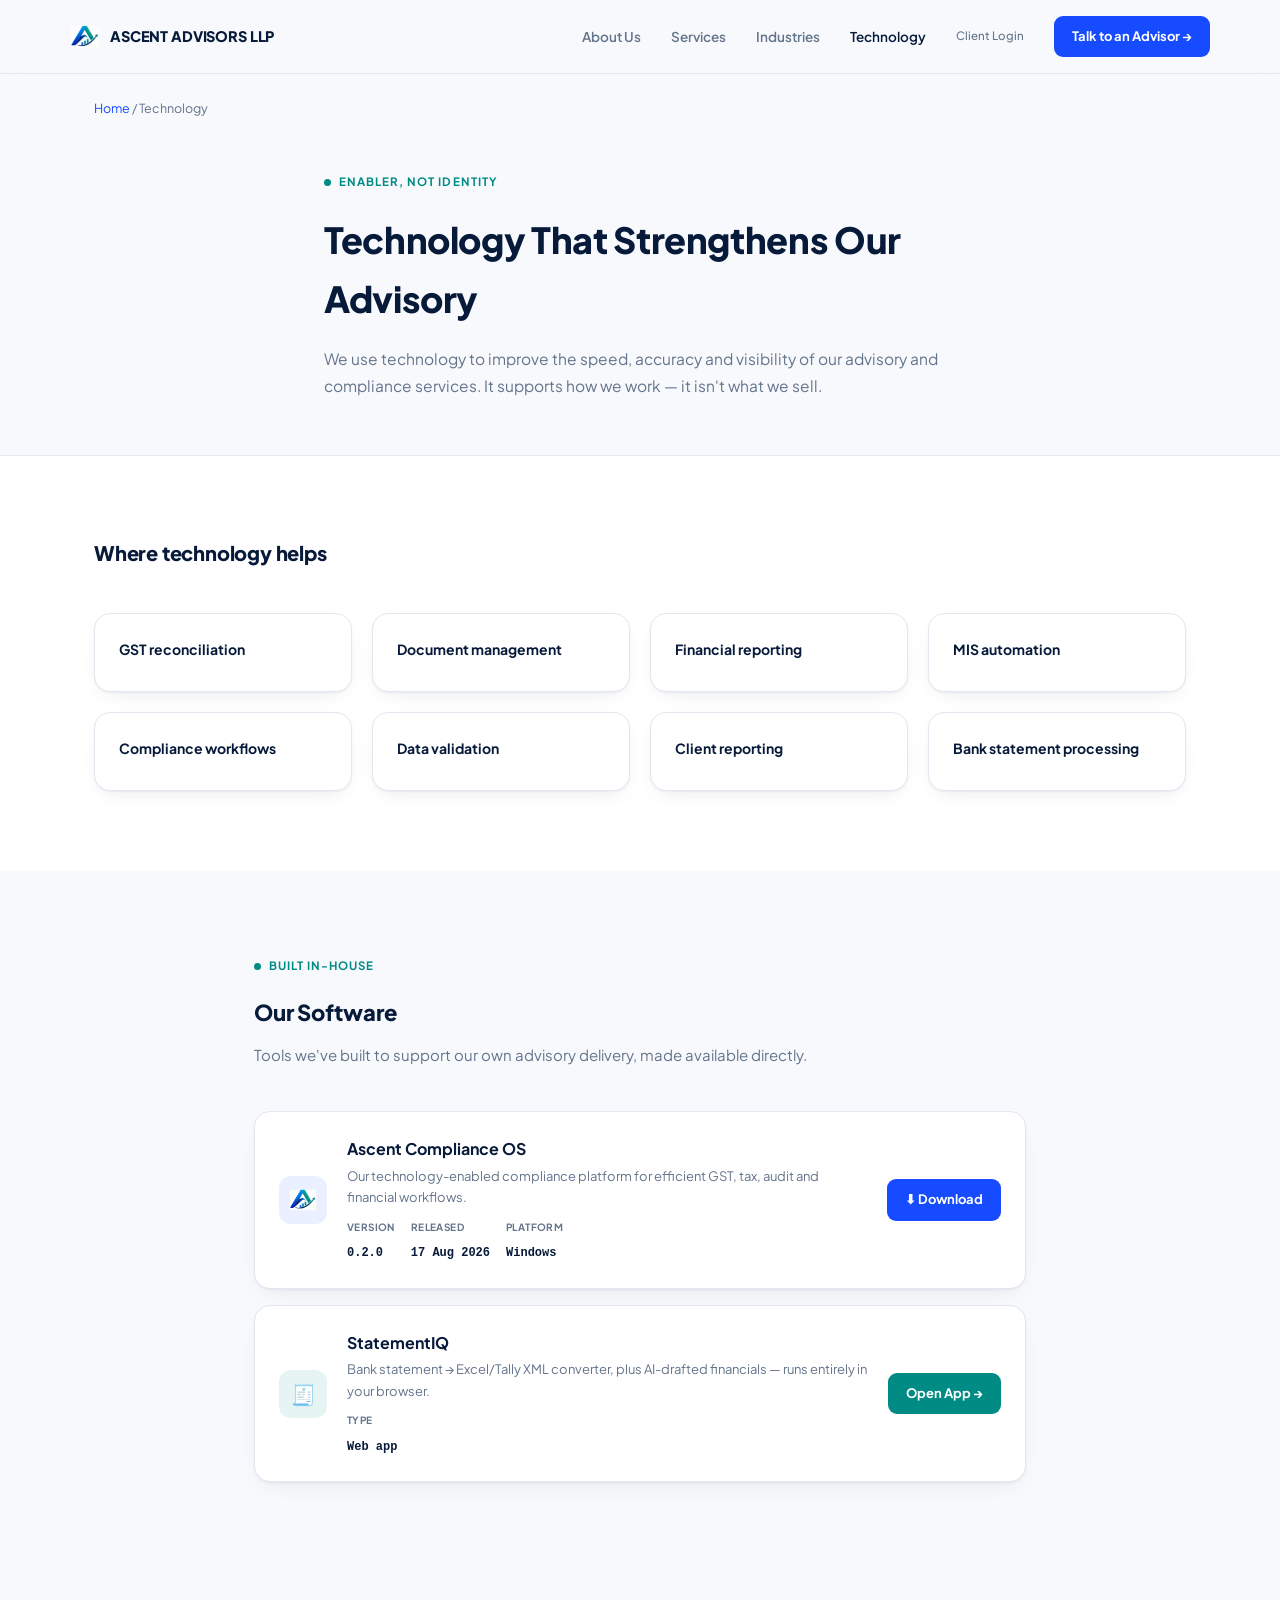
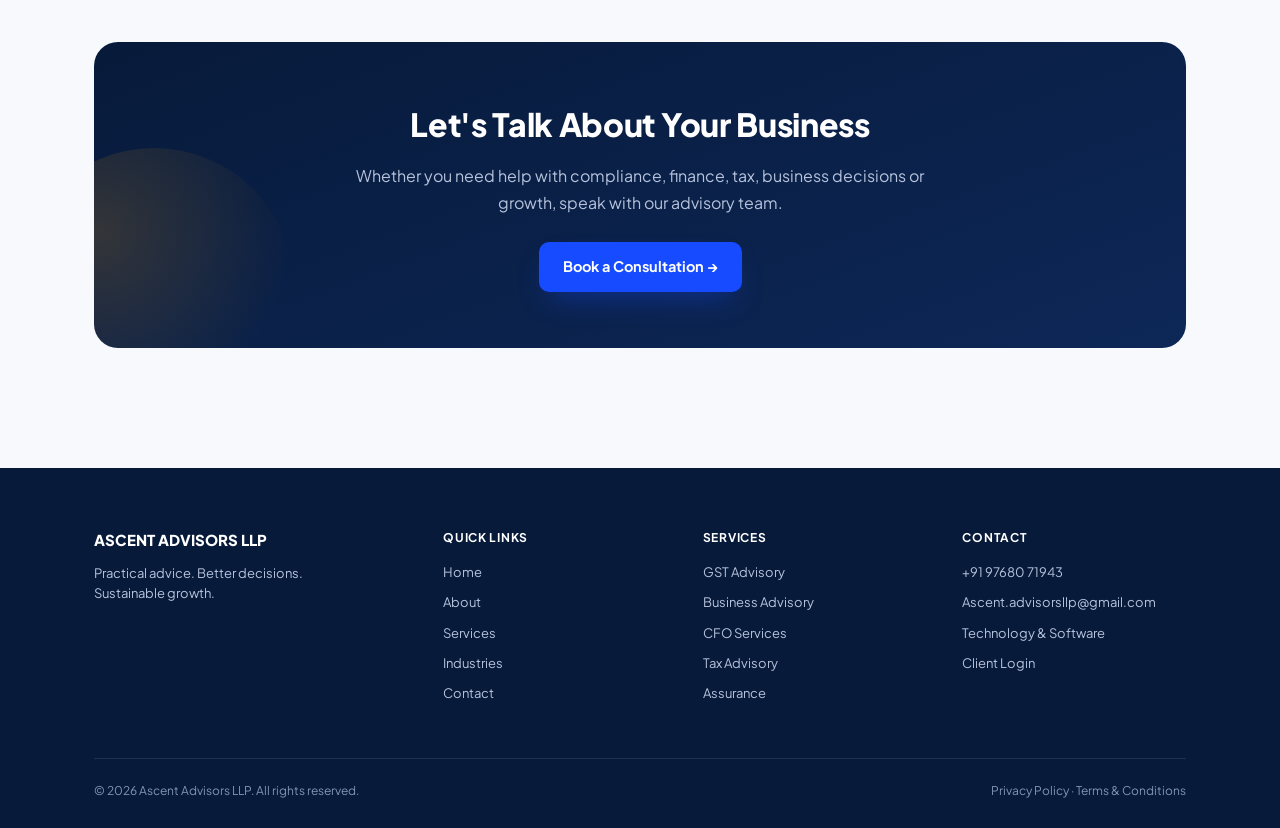
<file: technology.html>
<!doctype html>
<html lang="en">
<head>
<meta charset="UTF-8" />
<meta name="viewport" content="width=device-width, initial-scale=1.0" />
<title>Technology — Ascent Advisors LLP</title>
<link rel="stylesheet" href="assets/styles.css" />
<style>
  .software-card{
    background:var(--white); border:1px solid var(--border); border-radius:16px;
    padding:24px; box-shadow:var(--shadow);
    display:grid; grid-template-columns:auto 1fr auto; gap:20px; align-items:center;
  }
  @media(max-width:700px){ .software-card{ grid-template-columns:1fr; text-align:left; } }
  .sw-icon{ width:48px; height:48px; border-radius:12px; display:flex; align-items:center; justify-content:center; font-size:20px; flex:none; background:#eaf0ff; }
  .sw-name{ font-size:16px; font-weight:700; color:var(--navy); }
  .sw-tagline{ font-size:13px; color:var(--ink-soft); margin-top:3px; }
  .sw-meta{ display:flex; gap:16px; margin-top:10px; flex-wrap:wrap; }
  .sw-meta-label{ color:var(--ink-soft); display:block; text-transform:uppercase; letter-spacing:.04em; font-size:10px; font-weight:700; margin-bottom:2px; }
  .sw-meta-value{ font-weight:700; color:var(--navy); font-family:ui-monospace,SFMono-Regular,Menlo,Consolas,monospace; font-size:12px; }
  .sw-download{
    display:inline-flex; align-items:center; gap:8px; padding:10px 18px; border-radius:9px;
    font-size:13px; font-weight:700; white-space:nowrap; background:var(--blue); color:#fff !important;
  }
  .sw-download:hover{ background:var(--navy); }
</style>
</head>
<body>

<header>
  <div class="wrap header-inner">
    <a class="brand" href="index.html">
      <img src="assets/logo-icon.png" alt="Ascent Advisors LLP" />
      <span class="brand-text">ASCENT ADVISORS LLP</span>
    </a>
    <nav class="main-nav">
      <a href="about.html">About Us</a>
      <a href="services.html">Services</a>
      <a href="industries.html">Industries</a>
      <a href="technology.html" class="current">Technology</a>
      <a href="client-login.html" class="client-link">Client Login</a>
      <a href="contact.html" class="nav-cta">Talk to an Advisor →</a>
    </nav>
  </div>
</header>

<div class="wrap breadcrumb"><a href="index.html">Home</a> / Technology</div>

<section style="padding-top:48px; padding-bottom:56px;">
  <div class="wrap" style="max-width:680px;">
    <div class="eyebrow">Enabler, not identity</div>
    <h2 style="font-size:clamp(26px,3.6vw,36px);">Technology That Strengthens Our Advisory</h2>
    <p style="margin-top:16px; font-size:15.5px; color:var(--ink-soft); line-height:1.75;">
      We use technology to improve the speed, accuracy and visibility of our advisory and compliance services. It supports how we work — it isn't what we sell.
    </p>
  </div>
</section>

<section style="background:var(--white); border-top:1px solid var(--border);">
  <div class="wrap">
    <div class="section-head left" style="max-width:600px;">
      <h2 style="font-size:20px;">Where technology helps</h2>
    </div>
    <div class="card-grid" style="grid-template-columns:repeat(4,1fr);">
      <div class="industry-card"><h3 style="font-size:14px;">GST reconciliation</h3></div>
      <div class="industry-card"><h3 style="font-size:14px;">Document management</h3></div>
      <div class="industry-card"><h3 style="font-size:14px;">Financial reporting</h3></div>
      <div class="industry-card"><h3 style="font-size:14px;">MIS automation</h3></div>
      <div class="industry-card"><h3 style="font-size:14px;">Compliance workflows</h3></div>
      <div class="industry-card"><h3 style="font-size:14px;">Data validation</h3></div>
      <div class="industry-card"><h3 style="font-size:14px;">Client reporting</h3></div>
      <div class="industry-card"><h3 style="font-size:14px;">Bank statement processing</h3></div>
    </div>
  </div>
</section>

<section>
  <div class="wrap" style="max-width:820px;">
    <div class="section-head left">
      <div class="eyebrow">Built in-house</div>
      <h2 style="font-size:22px;">Our Software</h2>
      <p>Tools we've built to support our own advisory delivery, made available directly.</p>
    </div>

    <div style="display:flex; flex-direction:column; gap:16px;">
      <div class="software-card">
        <div class="sw-icon"><img src="assets/logo-icon.png" alt="" style="width:28px;height:28px;object-fit:contain;" /></div>
        <div>
          <div class="sw-name">Ascent Compliance OS</div>
          <div class="sw-tagline">Our technology-enabled compliance platform for efficient GST, tax, audit and financial workflows.</div>
          <div class="sw-meta">
            <div><span class="sw-meta-label">Version</span><span class="sw-meta-value">0.2.0</span></div>
            <div><span class="sw-meta-label">Released</span><span class="sw-meta-value">17 Aug 2026</span></div>
            <div><span class="sw-meta-label">Platform</span><span class="sw-meta-value">Windows</span></div>
          </div>
        </div>
        <a class="sw-download" href="https://github.com/sc29082000-byte/Ascent-Advisors/releases/download/v0.2.0/Ascent-Compliance-OS-Setup-0.2.0.exe" download>⬇ Download</a>
      </div>

      <div class="software-card">
        <div class="sw-icon" style="background:#e6f5f4;">🧾</div>
        <div>
          <div class="sw-name">StatementIQ</div>
          <div class="sw-tagline">Bank statement → Excel/Tally XML converter, plus AI-drafted financials — runs entirely in your browser.</div>
          <div class="sw-meta">
            <div><span class="sw-meta-label">Type</span><span class="sw-meta-value">Web app</span></div>
          </div>
        </div>
        <a class="sw-download" href="https://sc29082000-byte.github.io/Bank.AI/" target="_blank" rel="noopener" style="background:var(--teal);">Open App →</a>
      </div>
    </div>
  </div>
</section>

<section>
  <div class="wrap">
    <div class="cta-band">
      <h2>Let's Talk About Your Business</h2>
      <p>Whether you need help with compliance, finance, tax, business decisions or growth, speak with our advisory team.</p>
      <a class="btn btn-primary" href="contact.html">Book a Consultation →</a>
    </div>
  </div>
</section>

<footer>
  <div class="wrap">
    <div class="footer-grid">
      <div>
        <div class="footer-brand">ASCENT ADVISORS LLP</div>
        <p class="footer-tagline">Practical advice. Better decisions.<br />Sustainable growth.</p>
      </div>
      <div class="footer-col">
        <h5>Quick Links</h5>
        <a href="index.html">Home</a>
        <a href="about.html">About</a>
        <a href="services.html">Services</a>
        <a href="industries.html">Industries</a>
        <a href="contact.html">Contact</a>
      </div>
      <div class="footer-col">
        <h5>Services</h5>
        <a href="services.html#gst">GST Advisory</a>
        <a href="services.html#business">Business Advisory</a>
        <a href="services.html#cfo">CFO Services</a>
        <a href="services.html#income-tax">Tax Advisory</a>
        <a href="services.html#assurance">Assurance</a>
      </div>
      <div class="footer-col">
        <h5>Contact</h5>
        <a href="tel:+919768071943">+91 97680 71943</a>
        <a href="mailto:Ascent.advisorsllp@gmail.com">Ascent.advisorsllp@gmail.com</a>
        <a href="technology.html">Technology &amp; Software</a>
        <a href="client-login.html">Client Login</a>
      </div>
    </div>
    <div class="footer-bottom">
      <span>© 2026 Ascent Advisors LLP. All rights reserved.</span>
      <span>Privacy Policy · Terms &amp; Conditions</span>
    </div>
  </div>
</footer>

</body>
</html>
</file>
<file: assets/styles.css>
@import url('https://fonts.googleapis.com/css2?family=Plus+Jakarta+Sans:wght@400;500;600;700;800&display=swap');

:root{
  --navy:#071A3A;
  --blue:#164BFF;
  --teal:#008B84;
  --gold:#F59E0B;
  --bg:#F7F9FC;
  --white:#FFFFFF;
  --ink:#0F172A;
  --ink-soft:#64748B;
  --border:#E2E8F0;
  --shadow: 0 1px 2px rgba(7,26,58,.05), 0 8px 24px -12px rgba(7,26,58,.14);
}
*{box-sizing:border-box; margin:0; padding:0;}
html{ scroll-behavior:smooth; }
body{
  font-family:'Plus Jakarta Sans', -apple-system, "Segoe UI", Roboto, Helvetica, Arial, sans-serif;
  background:var(--bg);
  color:var(--ink);
  line-height:1.65;
  -webkit-font-smoothing:antialiased;
}
a{ color:inherit; text-decoration:none; }
img{ max-width:100%; display:block; }
.wrap{ max-width:1140px; margin:0 auto; padding:0 24px; }

/* ---- Header ---- */
header{
  position:sticky; top:0; z-index:30;
  background:rgba(247,249,252,.9);
  backdrop-filter:blur(10px);
  border-bottom:1px solid var(--border);
}
.header-inner{
  display:flex; align-items:center; justify-content:space-between;
  padding:16px 0;
}
.brand{ display:flex; align-items:center; gap:10px; }
.brand img{ height:30px; width:30px; object-fit:contain; }
.brand-text{ font-weight:800; font-size:14.5px; letter-spacing:-.01em; color:var(--navy); }
nav.main-nav{ display:flex; align-items:center; gap:30px; }
nav.main-nav a{
  font-size:13.5px; font-weight:600; color:var(--ink-soft);
}
nav.main-nav a:hover{ color:var(--blue); }
nav.main-nav a.current{ color:var(--navy); }
.nav-cta{
  background:var(--blue); color:#fff !important;
  padding:10px 18px; border-radius:9px; font-weight:700 !important; font-size:13px !important;
}
.nav-cta:hover{ background:var(--navy); }
.client-link{ font-size:11.5px !important; color:var(--ink-soft) !important; font-weight:500 !important; }

@media(max-width:820px){
  nav.main-nav{ display:none; }
}

/* ---- Hero ---- */
.hero{ padding:96px 0 80px; }
.hero-grid{ display:grid; grid-template-columns:1.1fr .9fr; gap:56px; align-items:center; }
@media(max-width:900px){ .hero-grid{ grid-template-columns:1fr; } }
.eyebrow{
  display:inline-flex; align-items:center; gap:8px;
  font-size:11.5px; font-weight:700; letter-spacing:.09em; text-transform:uppercase;
  color:var(--teal); margin-bottom:18px;
}
.eyebrow::before{ content:""; width:7px; height:7px; border-radius:50%; background:var(--teal); }
h1{
  font-size:clamp(32px,4.5vw,52px); line-height:1.12; font-weight:800;
  color:var(--navy); letter-spacing:-.02em; text-wrap:balance;
}
.hero p.lead{ margin-top:18px; font-size:16.5px; color:var(--ink-soft); max-width:52ch; }
.hero-actions{ margin-top:32px; display:flex; gap:14px; flex-wrap:wrap; }
.btn{
  display:inline-flex; align-items:center; gap:8px;
  padding:13px 24px; border-radius:10px;
  font-size:14.5px; font-weight:700; cursor:pointer; border:none;
}
.btn-primary{ background:var(--blue); color:#fff; box-shadow:0 14px 30px -10px rgba(22,75,255,.4); }
.btn-primary:hover{ background:#0f3ce0; }
.btn-outline{ background:transparent; color:var(--navy); border:1.5px solid var(--border); }
.btn-outline:hover{ border-color:var(--navy); }

.hero-visual{
  background:linear-gradient(160deg,var(--navy),#0d2757);
  border-radius:24px; aspect-ratio:4/3.2;
  display:flex; align-items:center; justify-content:center;
  position:relative; overflow:hidden;
}
.hero-visual::after{
  content:""; position:absolute; right:-60px; top:-60px;
  width:260px; height:260px; border-radius:50%;
  background:radial-gradient(circle at 30% 30%, rgba(0,139,132,.35), transparent 70%);
}
.hero-visual .stat-card{
  position:relative; background:rgba(255,255,255,.06); border:1px solid rgba(255,255,255,.14);
  border-radius:16px; padding:20px 24px; color:#fff; backdrop-filter:blur(6px);
}
.hero-visual .stat-card + .stat-card{ margin-top:14px; }
.hero-visual .stat-num{ font-size:26px; font-weight:800; }
.hero-visual .stat-label{ font-size:11.5px; color:#B7C3DC; margin-top:2px; }

/* ---- Trust strip ---- */
.trust-strip{
  border-top:1px solid var(--border); border-bottom:1px solid var(--border);
  background:var(--white);
}
.trust-grid{
  display:grid; grid-template-columns:repeat(4,1fr); gap:32px;
  padding:36px 0;
}
@media(max-width:820px){ .trust-grid{ grid-template-columns:repeat(2,1fr); } }
.trust-item h4{ font-size:14.5px; font-weight:700; color:var(--navy); margin-bottom:5px; }
.trust-item p{ font-size:12.5px; color:var(--ink-soft); }

/* ---- Section scaffolding ---- */
section{ padding:80px 0; }
.section-head{ max-width:600px; margin:0 auto 44px; text-align:center; }
.section-head.left{ margin:0 0 44px; text-align:left; }
h2{ font-size:clamp(24px,3.2vw,32px); font-weight:800; color:var(--navy); letter-spacing:-.01em; }
.section-head p{ margin-top:12px; color:var(--ink-soft); font-size:15px; }

/* ---- Cards ---- */
.card-grid{ display:grid; grid-template-columns:repeat(3,1fr); gap:20px; }
@media(max-width:900px){ .card-grid{ grid-template-columns:repeat(2,1fr); } }
@media(max-width:620px){ .card-grid{ grid-template-columns:1fr; } }

.service-card{
  background:var(--white); border:1px solid var(--border); border-radius:16px;
  padding:26px; box-shadow:var(--shadow); transition:transform .25s ease, box-shadow .25s ease;
}
.service-card:hover{ transform:translateY(-3px); box-shadow:0 16px 34px -14px rgba(7,26,58,.2); }
.service-icon{
  width:42px; height:42px; border-radius:11px;
  display:flex; align-items:center; justify-content:center; font-size:19px;
  background:#eaf0ff; margin-bottom:16px;
}
.service-card h3{ font-size:16px; font-weight:700; color:var(--navy); margin-bottom:8px; }
.service-card p{ font-size:13.5px; color:var(--ink-soft); line-height:1.6; margin-bottom:14px; }
.service-card ul{ margin:0 0 14px 18px; padding:0; }
.service-card ul li{ font-size:12.5px; color:var(--ink-soft); margin-bottom:4px; }
.card-link{ font-size:13px; font-weight:700; color:var(--blue); }
.card-link:hover{ text-decoration:underline; }

.industry-card{
  background:var(--white); border:1px solid var(--border); border-radius:16px;
  padding:24px; box-shadow:var(--shadow);
}
.industry-card h3{ font-size:15.5px; font-weight:700; color:var(--navy); margin-bottom:6px; }
.industry-card p{ font-size:13px; color:var(--ink-soft); }

/* ---- Stats ---- */
.stats-row{
  display:grid; grid-template-columns:repeat(4,1fr); gap:20px; text-align:center;
  margin-top:40px;
}
@media(max-width:700px){ .stats-row{ grid-template-columns:repeat(2,1fr); } }
.stat-block .num{ font-size:34px; font-weight:800; color:var(--navy); }
.stat-block .label{ font-size:12.5px; color:var(--ink-soft); margin-top:4px; }

/* ---- Values grid ---- */
.values-grid{ display:grid; grid-template-columns:repeat(4,1fr); gap:20px; margin-top:40px; }
@media(max-width:820px){ .values-grid{ grid-template-columns:repeat(2,1fr); } }
.value-item h4{ font-size:15px; font-weight:700; color:var(--navy); margin-bottom:6px; }
.value-item p{ font-size:13px; color:var(--ink-soft); }

/* ---- CTA band ---- */
.cta-band{
  background:linear-gradient(160deg,var(--navy),#0d2757);
  border-radius:24px; padding:56px 48px; text-align:center; color:#fff;
  position:relative; overflow:hidden;
}
.cta-band::after{
  content:""; position:absolute; left:-80px; bottom:-80px;
  width:280px; height:280px; border-radius:50%;
  background:radial-gradient(circle at 30% 30%, rgba(245,158,11,.18), transparent 70%);
}
.cta-band h2{ color:#fff; position:relative; }
.cta-band p{ color:#B7C3DC; margin-top:12px; position:relative; max-width:52ch; margin-left:auto; margin-right:auto; }
.cta-band .btn-primary{ position:relative; margin-top:26px; }

/* ---- Contact form ---- */
.contact-grid{ display:grid; grid-template-columns:1fr 1fr; gap:48px; }
@media(max-width:820px){ .contact-grid{ grid-template-columns:1fr; } }
.contact-card{
  background:var(--white); border:1px solid var(--border); border-radius:18px;
  padding:32px; box-shadow:var(--shadow);
}
.field{ margin-bottom:16px; }
.field label{ display:block; font-size:12.5px; font-weight:600; color:var(--ink-soft); margin-bottom:6px; }
.field input, .field select, .field textarea{
  width:100%; padding:11px 13px; border:1px solid var(--border); border-radius:9px;
  font-size:14px; font-family:inherit; background:var(--bg); color:var(--ink);
}
.field input:focus, .field select:focus, .field textarea:focus{ outline:2px solid var(--blue); outline-offset:1px; }
.field textarea{ resize:vertical; min-height:100px; }
.contact-info-item{ margin-bottom:20px; }
.contact-info-item .label{ font-size:11px; text-transform:uppercase; letter-spacing:.05em; font-weight:700; color:var(--ink-soft); margin-bottom:4px; }
.contact-info-item .value{ font-size:15px; font-weight:700; color:var(--navy); }

/* ---- Footer ---- */
footer{ background:var(--navy); color:#B7C3DC; padding:60px 0 28px; margin-top:40px; }
.footer-grid{ display:grid; grid-template-columns:1.4fr 1fr 1fr 1fr; gap:36px; }
@media(max-width:820px){ .footer-grid{ grid-template-columns:1fr 1fr; } }
.footer-brand{ font-weight:800; color:#fff; font-size:15px; margin-bottom:10px; }
.footer-tagline{ font-size:13px; line-height:1.6; }
.footer-col h5{ font-size:12px; text-transform:uppercase; letter-spacing:.06em; color:#fff; margin-bottom:14px; }
.footer-col a{ display:block; font-size:13px; margin-bottom:9px; color:#B7C3DC; }
.footer-col a:hover{ color:#fff; }
.footer-bottom{
  border-top:1px solid rgba(255,255,255,.1); margin-top:44px; padding-top:22px;
  display:flex; justify-content:space-between; flex-wrap:wrap; gap:10px;
  font-size:12px; color:#8393B5;
}

/* ---- Breadcrumb ---- */
.breadcrumb{ font-size:12.5px; color:var(--ink-soft); padding-top:24px; }
.breadcrumb a{ color:var(--blue); }
</file>
